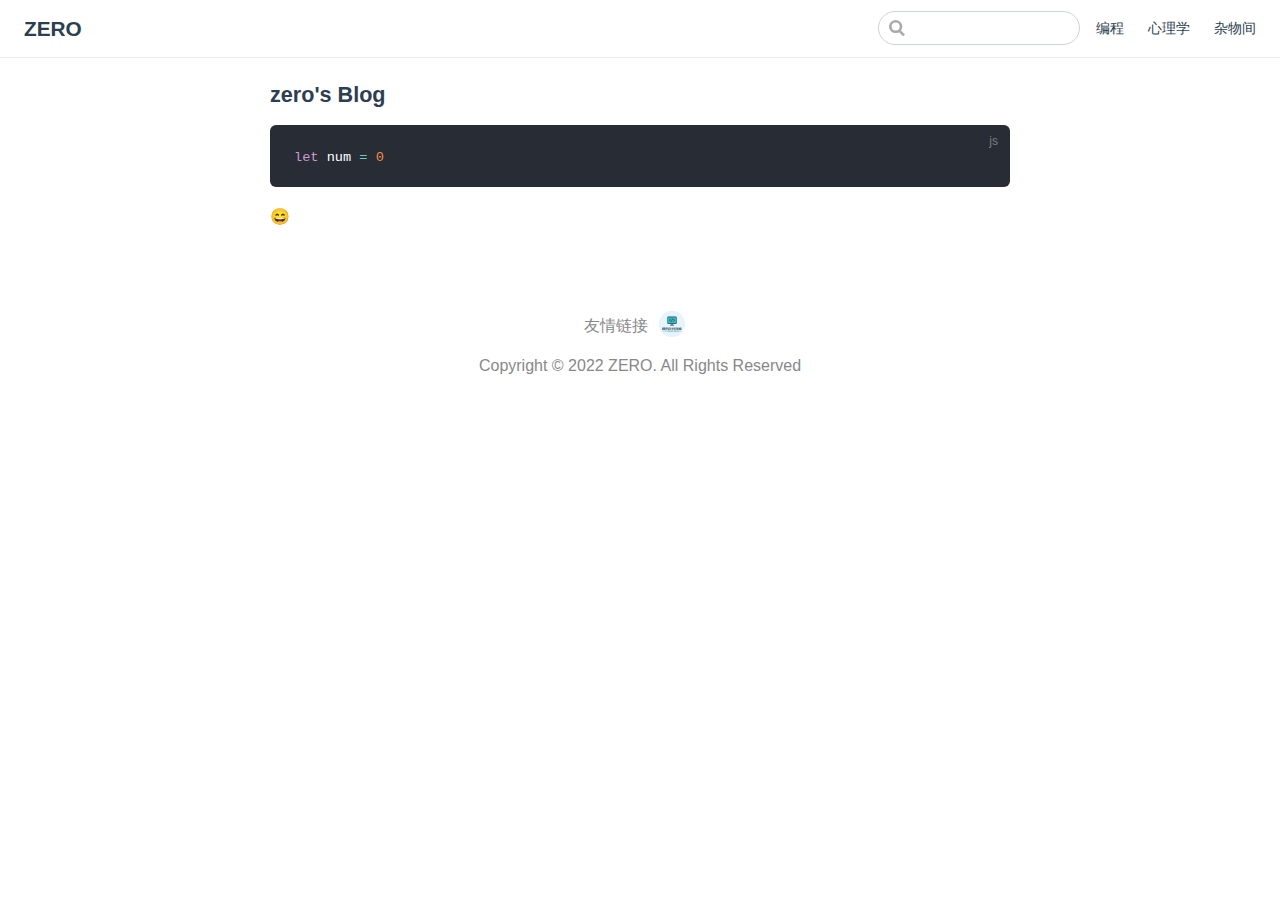
<file: index.html>
<!DOCTYPE html>
<html lang="en-US">
  <head>
    <meta charset="utf-8">
    <meta name="viewport" content="width=device-width,initial-scale=1">
    <title>zero&#39;s Blog | ZERO</title>
    <meta name="generator" content="VuePress 1.9.7">
    <link rel="icon" href="/logo/fox.png">
    <meta name="description" content="我的个人博客网站">
    
    <link rel="preload" href="/assets/css/0.styles.32c2d0d6.css" as="style"><link rel="preload" href="/assets/js/app.a37032b0.js" as="script"><link rel="preload" href="/assets/js/3.06456f0c.js" as="script"><link rel="preload" href="/assets/js/2.cf191f2b.js" as="script"><link rel="preload" href="/assets/js/15.8066332e.js" as="script"><link rel="prefetch" href="/assets/js/10.e79abaa2.js"><link rel="prefetch" href="/assets/js/11.aa79d3ba.js"><link rel="prefetch" href="/assets/js/12.508fef53.js"><link rel="prefetch" href="/assets/js/13.24b0603c.js"><link rel="prefetch" href="/assets/js/14.1ef20ac8.js"><link rel="prefetch" href="/assets/js/16.81ae3ede.js"><link rel="prefetch" href="/assets/js/17.bb2a3644.js"><link rel="prefetch" href="/assets/js/4.8bcc8726.js"><link rel="prefetch" href="/assets/js/5.190b1944.js"><link rel="prefetch" href="/assets/js/6.cc292f73.js"><link rel="prefetch" href="/assets/js/7.a51944dc.js"><link rel="prefetch" href="/assets/js/8.6a0e2479.js"><link rel="prefetch" href="/assets/js/9.a70c643c.js">
    <link rel="stylesheet" href="/assets/css/0.styles.32c2d0d6.css">
  </head>
  <body>
    <div id="app" data-server-rendered="true"><div class="theme-container no-sidebar"><header class="navbar"><div class="sidebar-button"><svg xmlns="http://www.w3.org/2000/svg" aria-hidden="true" role="img" viewBox="0 0 448 512" class="icon"><path fill="currentColor" d="M436 124H12c-6.627 0-12-5.373-12-12V80c0-6.627 5.373-12 12-12h424c6.627 0 12 5.373 12 12v32c0 6.627-5.373 12-12 12zm0 160H12c-6.627 0-12-5.373-12-12v-32c0-6.627 5.373-12 12-12h424c6.627 0 12 5.373 12 12v32c0 6.627-5.373 12-12 12zm0 160H12c-6.627 0-12-5.373-12-12v-32c0-6.627 5.373-12 12-12h424c6.627 0 12 5.373 12 12v32c0 6.627-5.373 12-12 12z"></path></svg></div> <a href="/" aria-current="page" class="home-link router-link-exact-active router-link-active"><!----> <span class="site-name">ZERO</span></a> <div class="links"><div class="search-box"><input aria-label="Search" autocomplete="off" spellcheck="false" value=""> <!----></div> <nav class="nav-links can-hide"><div class="nav-item"><a href="/IT/" class="nav-link">
  编程
</a></div><div class="nav-item"><a href="/psychology/" class="nav-link">
  心理学
</a></div><div class="nav-item"><a href="/utilityRoom/" class="nav-link">
  杂物间
</a></div> <!----></nav></div></header> <div class="sidebar-mask"></div> <aside class="sidebar"><nav class="nav-links"><div class="nav-item"><a href="/IT/" class="nav-link">
  编程
</a></div><div class="nav-item"><a href="/psychology/" class="nav-link">
  心理学
</a></div><div class="nav-item"><a href="/utilityRoom/" class="nav-link">
  杂物间
</a></div> <!----></nav>  <!----> </aside> <main class="page"> <div class="theme-default-content content__default"><h3 id="zero-s-blog"><a href="#zero-s-blog" class="header-anchor">#</a> zero's Blog</h3> <div class="language-js extra-class"><pre class="language-js"><code><span class="token keyword">let</span> num <span class="token operator">=</span> <span class="token number">0</span>
</code></pre></div><p>😄</p></div> <footer class="page-edit"><!----> <!----></footer> <!----> <div class="footer"><div class="Links"><span>友情链接</span> <span class="links-logo"><a href="https://www.cnblogs.com/deali/"><img title="程序设计实验室" src="/assets/img/DealiLogo.21e99557.jpg"></a></span></div> <div class="copyright">
        Copyright © 2022 ZERO. All Rights Reserved
      </div></div></main></div><div class="global-ui"></div></div>
    <script src="/assets/js/app.a37032b0.js" defer></script><script src="/assets/js/3.06456f0c.js" defer></script><script src="/assets/js/2.cf191f2b.js" defer></script><script src="/assets/js/15.8066332e.js" defer></script>
  </body>
</html>
</file>
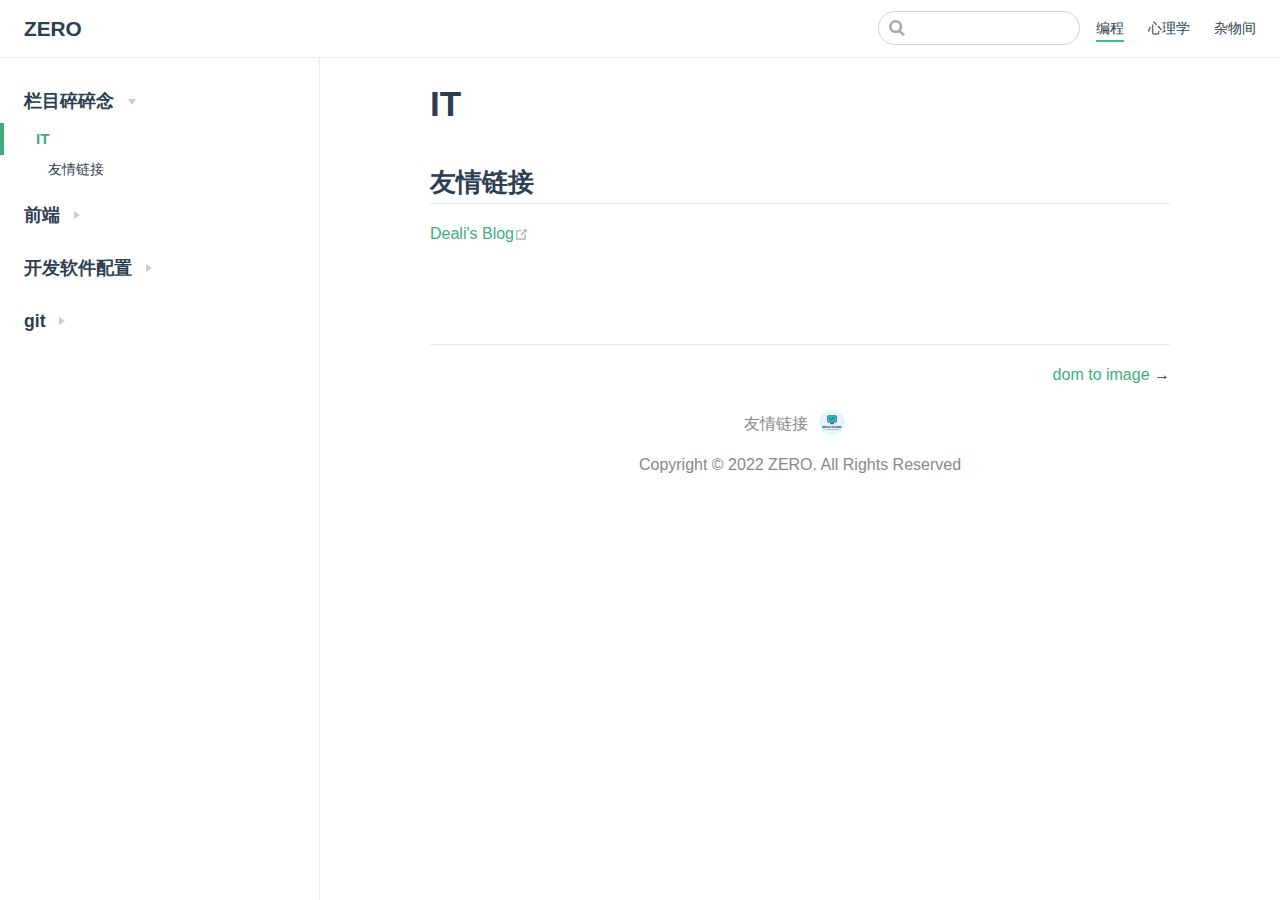
<file: IT/index.html>
<!DOCTYPE html>
<html lang="en-US">
  <head>
    <meta charset="utf-8">
    <meta name="viewport" content="width=device-width,initial-scale=1">
    <title>IT | ZERO</title>
    <meta name="generator" content="VuePress 1.9.7">
    <link rel="icon" href="/logo/fox.png">
    <meta name="description" content="我的个人博客网站">
    
    <link rel="preload" href="/assets/css/0.styles.32c2d0d6.css" as="style"><link rel="preload" href="/assets/js/app.a37032b0.js" as="script"><link rel="preload" href="/assets/js/3.06456f0c.js" as="script"><link rel="preload" href="/assets/js/2.cf191f2b.js" as="script"><link rel="preload" href="/assets/js/12.508fef53.js" as="script"><link rel="prefetch" href="/assets/js/10.e79abaa2.js"><link rel="prefetch" href="/assets/js/11.aa79d3ba.js"><link rel="prefetch" href="/assets/js/13.24b0603c.js"><link rel="prefetch" href="/assets/js/14.1ef20ac8.js"><link rel="prefetch" href="/assets/js/15.8066332e.js"><link rel="prefetch" href="/assets/js/16.81ae3ede.js"><link rel="prefetch" href="/assets/js/17.bb2a3644.js"><link rel="prefetch" href="/assets/js/4.8bcc8726.js"><link rel="prefetch" href="/assets/js/5.190b1944.js"><link rel="prefetch" href="/assets/js/6.cc292f73.js"><link rel="prefetch" href="/assets/js/7.a51944dc.js"><link rel="prefetch" href="/assets/js/8.6a0e2479.js"><link rel="prefetch" href="/assets/js/9.a70c643c.js">
    <link rel="stylesheet" href="/assets/css/0.styles.32c2d0d6.css">
  </head>
  <body>
    <div id="app" data-server-rendered="true"><div class="theme-container"><header class="navbar"><div class="sidebar-button"><svg xmlns="http://www.w3.org/2000/svg" aria-hidden="true" role="img" viewBox="0 0 448 512" class="icon"><path fill="currentColor" d="M436 124H12c-6.627 0-12-5.373-12-12V80c0-6.627 5.373-12 12-12h424c6.627 0 12 5.373 12 12v32c0 6.627-5.373 12-12 12zm0 160H12c-6.627 0-12-5.373-12-12v-32c0-6.627 5.373-12 12-12h424c6.627 0 12 5.373 12 12v32c0 6.627-5.373 12-12 12zm0 160H12c-6.627 0-12-5.373-12-12v-32c0-6.627 5.373-12 12-12h424c6.627 0 12 5.373 12 12v32c0 6.627-5.373 12-12 12z"></path></svg></div> <a href="/" class="home-link router-link-active"><!----> <span class="site-name">ZERO</span></a> <div class="links"><div class="search-box"><input aria-label="Search" autocomplete="off" spellcheck="false" value=""> <!----></div> <nav class="nav-links can-hide"><div class="nav-item"><a href="/IT/" aria-current="page" class="nav-link router-link-exact-active router-link-active">
  编程
</a></div><div class="nav-item"><a href="/psychology/" class="nav-link">
  心理学
</a></div><div class="nav-item"><a href="/utilityRoom/" class="nav-link">
  杂物间
</a></div> <!----></nav></div></header> <div class="sidebar-mask"></div> <aside class="sidebar"><nav class="nav-links"><div class="nav-item"><a href="/IT/" aria-current="page" class="nav-link router-link-exact-active router-link-active">
  编程
</a></div><div class="nav-item"><a href="/psychology/" class="nav-link">
  心理学
</a></div><div class="nav-item"><a href="/utilityRoom/" class="nav-link">
  杂物间
</a></div> <!----></nav>  <ul class="sidebar-links"><li><section class="sidebar-group collapsable depth-0"><p class="sidebar-heading open"><span>栏目碎碎念</span> <span class="arrow down"></span></p> <ul class="sidebar-links sidebar-group-items"><li><a href="/IT/" aria-current="page" class="active sidebar-link">IT</a><ul class="sidebar-sub-headers"><li class="sidebar-sub-header"><a href="/IT/#友情链接" class="sidebar-link">友情链接</a></li></ul></li></ul></section></li><li><section class="sidebar-group collapsable depth-0"><p class="sidebar-heading"><span>前端</span> <span class="arrow right"></span></p> <!----></section></li><li><section class="sidebar-group collapsable depth-0"><p class="sidebar-heading"><span>开发软件配置</span> <span class="arrow right"></span></p> <!----></section></li><li><section class="sidebar-group collapsable depth-0"><p class="sidebar-heading"><span>git</span> <span class="arrow right"></span></p> <!----></section></li></ul> </aside> <main class="page"> <div class="theme-default-content content__default"><h1 id="it"><a href="#it" class="header-anchor">#</a> IT</h1> <h2 id="友情链接"><a href="#友情链接" class="header-anchor">#</a> 友情链接</h2> <p><a href="https://www.cnblogs.com/deali/" target="_blank" rel="noopener noreferrer">Deali's Blog<span><svg xmlns="http://www.w3.org/2000/svg" aria-hidden="true" focusable="false" x="0px" y="0px" viewBox="0 0 100 100" width="15" height="15" class="icon outbound"><path fill="currentColor" d="M18.8,85.1h56l0,0c2.2,0,4-1.8,4-4v-32h-8v28h-48v-48h28v-8h-32l0,0c-2.2,0-4,1.8-4,4v56C14.8,83.3,16.6,85.1,18.8,85.1z"></path> <polygon fill="currentColor" points="45.7,48.7 51.3,54.3 77.2,28.5 77.2,37.2 85.2,37.2 85.2,14.9 62.8,14.9 62.8,22.9 71.5,22.9"></polygon></svg> <span class="sr-only">(opens new window)</span></span></a></p></div> <footer class="page-edit"><!----> <!----></footer> <div class="page-nav"><p class="inner"><!----> <span class="next"><a href="/IT/domToImage.html">
        dom to image
      </a>
      →
    </span></p></div> <div class="footer"><div class="Links"><span>友情链接</span> <span class="links-logo"><a href="https://www.cnblogs.com/deali/"><img title="程序设计实验室" src="/assets/img/DealiLogo.21e99557.jpg"></a></span></div> <div class="copyright">
        Copyright © 2022 ZERO. All Rights Reserved
      </div></div></main></div><div class="global-ui"></div></div>
    <script src="/assets/js/app.a37032b0.js" defer></script><script src="/assets/js/3.06456f0c.js" defer></script><script src="/assets/js/2.cf191f2b.js" defer></script><script src="/assets/js/12.508fef53.js" defer></script>
  </body>
</html>
</file>
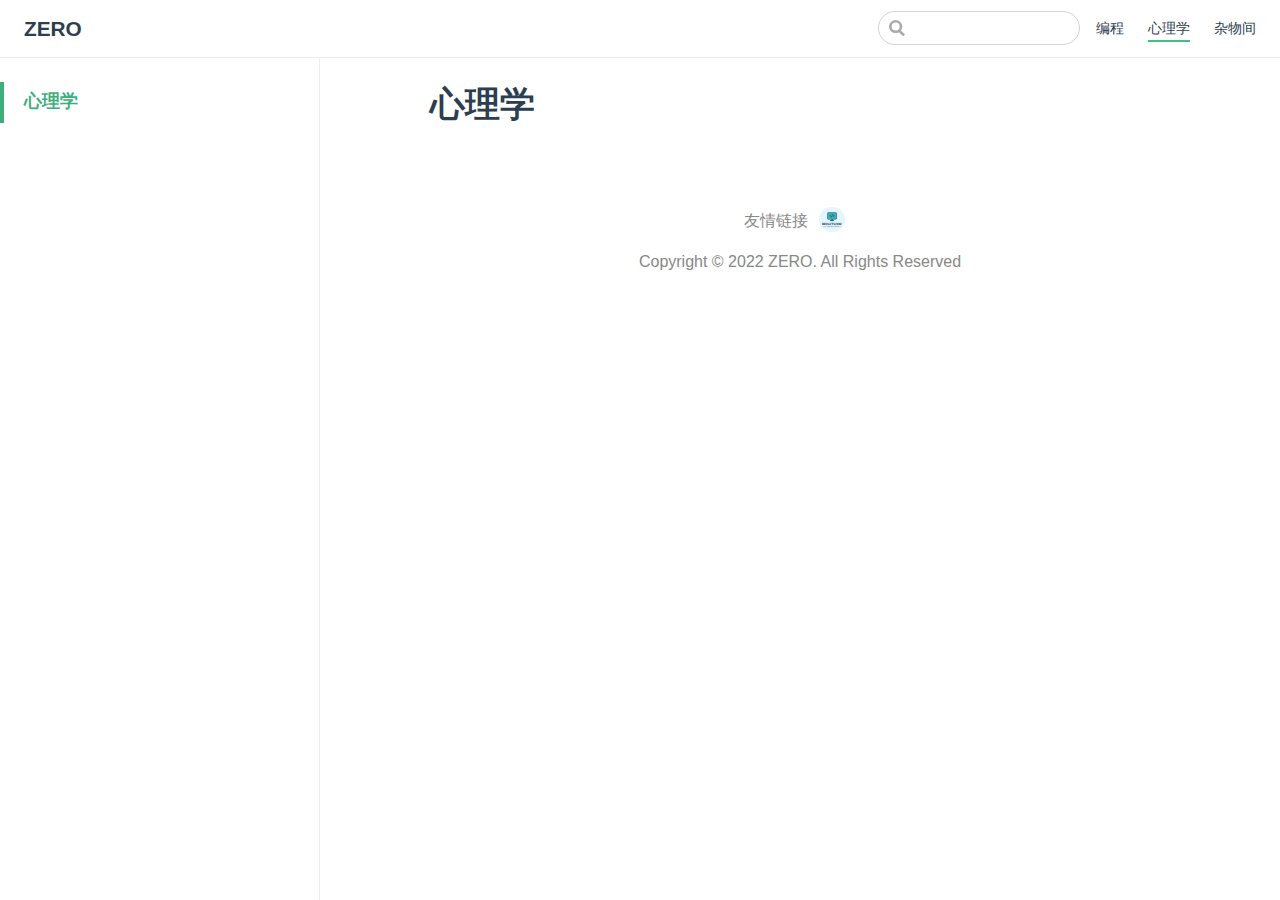
<file: psychology/index.html>
<!DOCTYPE html>
<html lang="en-US">
  <head>
    <meta charset="utf-8">
    <meta name="viewport" content="width=device-width,initial-scale=1">
    <title>心理学 | ZERO</title>
    <meta name="generator" content="VuePress 1.9.7">
    <link rel="icon" href="/logo/fox.png">
    <meta name="description" content="我的个人博客网站">
    
    <link rel="preload" href="/assets/css/0.styles.32c2d0d6.css" as="style"><link rel="preload" href="/assets/js/app.a37032b0.js" as="script"><link rel="preload" href="/assets/js/3.06456f0c.js" as="script"><link rel="preload" href="/assets/js/2.cf191f2b.js" as="script"><link rel="preload" href="/assets/js/16.81ae3ede.js" as="script"><link rel="prefetch" href="/assets/js/10.e79abaa2.js"><link rel="prefetch" href="/assets/js/11.aa79d3ba.js"><link rel="prefetch" href="/assets/js/12.508fef53.js"><link rel="prefetch" href="/assets/js/13.24b0603c.js"><link rel="prefetch" href="/assets/js/14.1ef20ac8.js"><link rel="prefetch" href="/assets/js/15.8066332e.js"><link rel="prefetch" href="/assets/js/17.bb2a3644.js"><link rel="prefetch" href="/assets/js/4.8bcc8726.js"><link rel="prefetch" href="/assets/js/5.190b1944.js"><link rel="prefetch" href="/assets/js/6.cc292f73.js"><link rel="prefetch" href="/assets/js/7.a51944dc.js"><link rel="prefetch" href="/assets/js/8.6a0e2479.js"><link rel="prefetch" href="/assets/js/9.a70c643c.js">
    <link rel="stylesheet" href="/assets/css/0.styles.32c2d0d6.css">
  </head>
  <body>
    <div id="app" data-server-rendered="true"><div class="theme-container"><header class="navbar"><div class="sidebar-button"><svg xmlns="http://www.w3.org/2000/svg" aria-hidden="true" role="img" viewBox="0 0 448 512" class="icon"><path fill="currentColor" d="M436 124H12c-6.627 0-12-5.373-12-12V80c0-6.627 5.373-12 12-12h424c6.627 0 12 5.373 12 12v32c0 6.627-5.373 12-12 12zm0 160H12c-6.627 0-12-5.373-12-12v-32c0-6.627 5.373-12 12-12h424c6.627 0 12 5.373 12 12v32c0 6.627-5.373 12-12 12zm0 160H12c-6.627 0-12-5.373-12-12v-32c0-6.627 5.373-12 12-12h424c6.627 0 12 5.373 12 12v32c0 6.627-5.373 12-12 12z"></path></svg></div> <a href="/" class="home-link router-link-active"><!----> <span class="site-name">ZERO</span></a> <div class="links"><div class="search-box"><input aria-label="Search" autocomplete="off" spellcheck="false" value=""> <!----></div> <nav class="nav-links can-hide"><div class="nav-item"><a href="/IT/" class="nav-link">
  编程
</a></div><div class="nav-item"><a href="/psychology/" aria-current="page" class="nav-link router-link-exact-active router-link-active">
  心理学
</a></div><div class="nav-item"><a href="/utilityRoom/" class="nav-link">
  杂物间
</a></div> <!----></nav></div></header> <div class="sidebar-mask"></div> <aside class="sidebar"><nav class="nav-links"><div class="nav-item"><a href="/IT/" class="nav-link">
  编程
</a></div><div class="nav-item"><a href="/psychology/" aria-current="page" class="nav-link router-link-exact-active router-link-active">
  心理学
</a></div><div class="nav-item"><a href="/utilityRoom/" class="nav-link">
  杂物间
</a></div> <!----></nav>  <ul class="sidebar-links"><li><a href="/psychology/" aria-current="page" class="active sidebar-link">心理学</a></li></ul> </aside> <main class="page"> <div class="theme-default-content content__default"><h1 id="心理学"><a href="#心理学" class="header-anchor">#</a> 心理学</h1></div> <footer class="page-edit"><!----> <!----></footer> <!----> <div class="footer"><div class="Links"><span>友情链接</span> <span class="links-logo"><a href="https://www.cnblogs.com/deali/"><img title="程序设计实验室" src="/assets/img/DealiLogo.21e99557.jpg"></a></span></div> <div class="copyright">
        Copyright © 2022 ZERO. All Rights Reserved
      </div></div></main></div><div class="global-ui"></div></div>
    <script src="/assets/js/app.a37032b0.js" defer></script><script src="/assets/js/3.06456f0c.js" defer></script><script src="/assets/js/2.cf191f2b.js" defer></script><script src="/assets/js/16.81ae3ede.js" defer></script>
  </body>
</html>
</file>
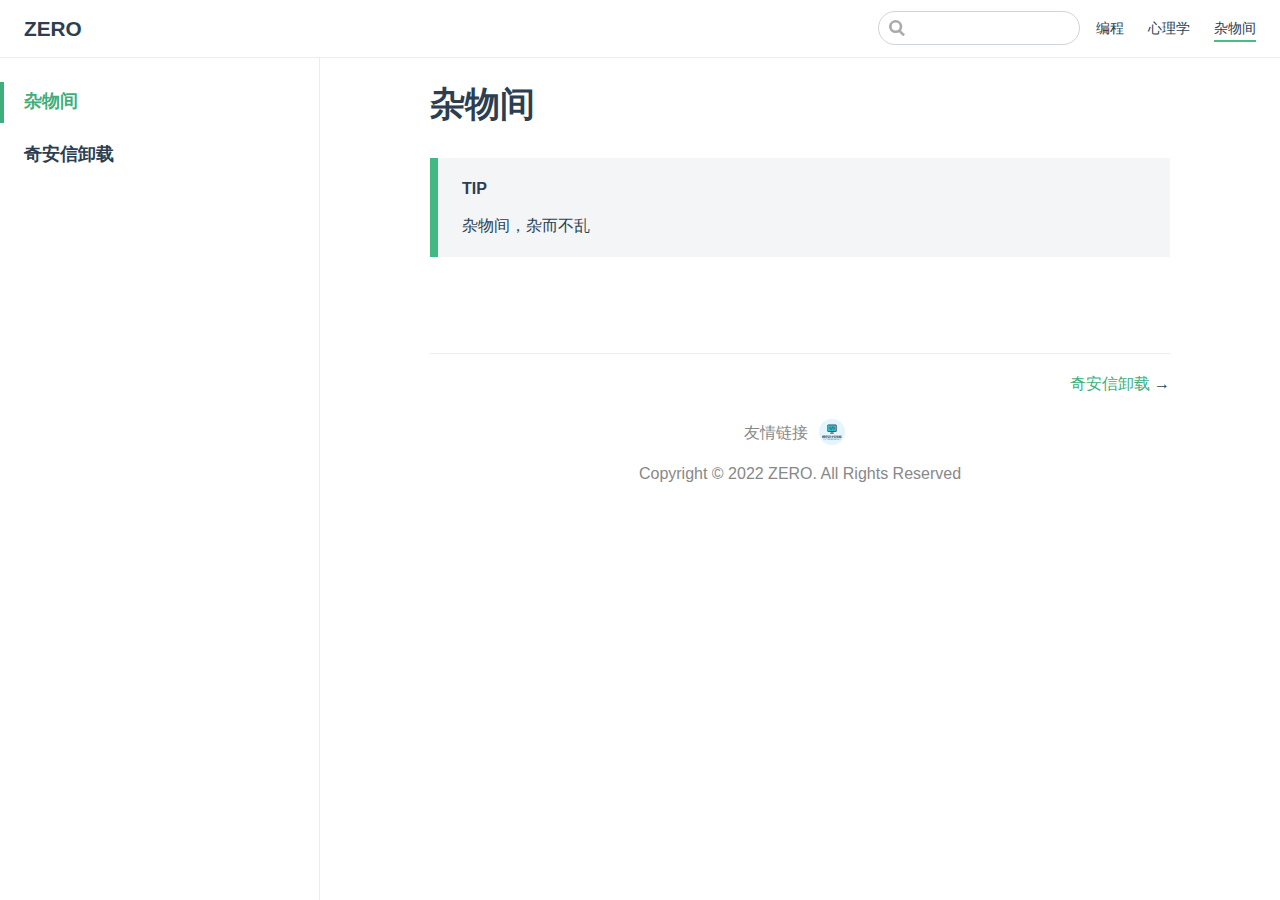
<file: utilityRoom/index.html>
<!DOCTYPE html>
<html lang="en-US">
  <head>
    <meta charset="utf-8">
    <meta name="viewport" content="width=device-width,initial-scale=1">
    <title>杂物间 | ZERO</title>
    <meta name="generator" content="VuePress 1.9.7">
    <link rel="icon" href="/logo/fox.png">
    <meta name="description" content="我的个人博客网站">
    
    <link rel="preload" href="/assets/css/0.styles.32c2d0d6.css" as="style"><link rel="preload" href="/assets/js/app.a37032b0.js" as="script"><link rel="preload" href="/assets/js/3.06456f0c.js" as="script"><link rel="preload" href="/assets/js/2.cf191f2b.js" as="script"><link rel="preload" href="/assets/js/17.bb2a3644.js" as="script"><link rel="prefetch" href="/assets/js/10.e79abaa2.js"><link rel="prefetch" href="/assets/js/11.aa79d3ba.js"><link rel="prefetch" href="/assets/js/12.508fef53.js"><link rel="prefetch" href="/assets/js/13.24b0603c.js"><link rel="prefetch" href="/assets/js/14.1ef20ac8.js"><link rel="prefetch" href="/assets/js/15.8066332e.js"><link rel="prefetch" href="/assets/js/16.81ae3ede.js"><link rel="prefetch" href="/assets/js/4.8bcc8726.js"><link rel="prefetch" href="/assets/js/5.190b1944.js"><link rel="prefetch" href="/assets/js/6.cc292f73.js"><link rel="prefetch" href="/assets/js/7.a51944dc.js"><link rel="prefetch" href="/assets/js/8.6a0e2479.js"><link rel="prefetch" href="/assets/js/9.a70c643c.js">
    <link rel="stylesheet" href="/assets/css/0.styles.32c2d0d6.css">
  </head>
  <body>
    <div id="app" data-server-rendered="true"><div class="theme-container"><header class="navbar"><div class="sidebar-button"><svg xmlns="http://www.w3.org/2000/svg" aria-hidden="true" role="img" viewBox="0 0 448 512" class="icon"><path fill="currentColor" d="M436 124H12c-6.627 0-12-5.373-12-12V80c0-6.627 5.373-12 12-12h424c6.627 0 12 5.373 12 12v32c0 6.627-5.373 12-12 12zm0 160H12c-6.627 0-12-5.373-12-12v-32c0-6.627 5.373-12 12-12h424c6.627 0 12 5.373 12 12v32c0 6.627-5.373 12-12 12zm0 160H12c-6.627 0-12-5.373-12-12v-32c0-6.627 5.373-12 12-12h424c6.627 0 12 5.373 12 12v32c0 6.627-5.373 12-12 12z"></path></svg></div> <a href="/" class="home-link router-link-active"><!----> <span class="site-name">ZERO</span></a> <div class="links"><div class="search-box"><input aria-label="Search" autocomplete="off" spellcheck="false" value=""> <!----></div> <nav class="nav-links can-hide"><div class="nav-item"><a href="/IT/" class="nav-link">
  编程
</a></div><div class="nav-item"><a href="/psychology/" class="nav-link">
  心理学
</a></div><div class="nav-item"><a href="/utilityRoom/" aria-current="page" class="nav-link router-link-exact-active router-link-active">
  杂物间
</a></div> <!----></nav></div></header> <div class="sidebar-mask"></div> <aside class="sidebar"><nav class="nav-links"><div class="nav-item"><a href="/IT/" class="nav-link">
  编程
</a></div><div class="nav-item"><a href="/psychology/" class="nav-link">
  心理学
</a></div><div class="nav-item"><a href="/utilityRoom/" aria-current="page" class="nav-link router-link-exact-active router-link-active">
  杂物间
</a></div> <!----></nav>  <ul class="sidebar-links"><li><a href="/utilityRoom/" aria-current="page" class="active sidebar-link">杂物间</a></li><li><a href="/utilityRoom/奇安信.html" class="sidebar-link">奇安信卸载</a></li></ul> </aside> <main class="page"> <div class="theme-default-content content__default"><h1 id="杂物间"><a href="#杂物间" class="header-anchor">#</a> 杂物间</h1> <div class="custom-block tip"><p class="custom-block-title">TIP</p> <p>杂物间，杂而不乱</p></div></div> <footer class="page-edit"><!----> <!----></footer> <div class="page-nav"><p class="inner"><!----> <span class="next"><a href="/utilityRoom/奇安信.html">
        奇安信卸载
      </a>
      →
    </span></p></div> <div class="footer"><div class="Links"><span>友情链接</span> <span class="links-logo"><a href="https://www.cnblogs.com/deali/"><img title="程序设计实验室" src="/assets/img/DealiLogo.21e99557.jpg"></a></span></div> <div class="copyright">
        Copyright © 2022 ZERO. All Rights Reserved
      </div></div></main></div><div class="global-ui"></div></div>
    <script src="/assets/js/app.a37032b0.js" defer></script><script src="/assets/js/3.06456f0c.js" defer></script><script src="/assets/js/2.cf191f2b.js" defer></script><script src="/assets/js/17.bb2a3644.js" defer></script>
  </body>
</html>
</file>
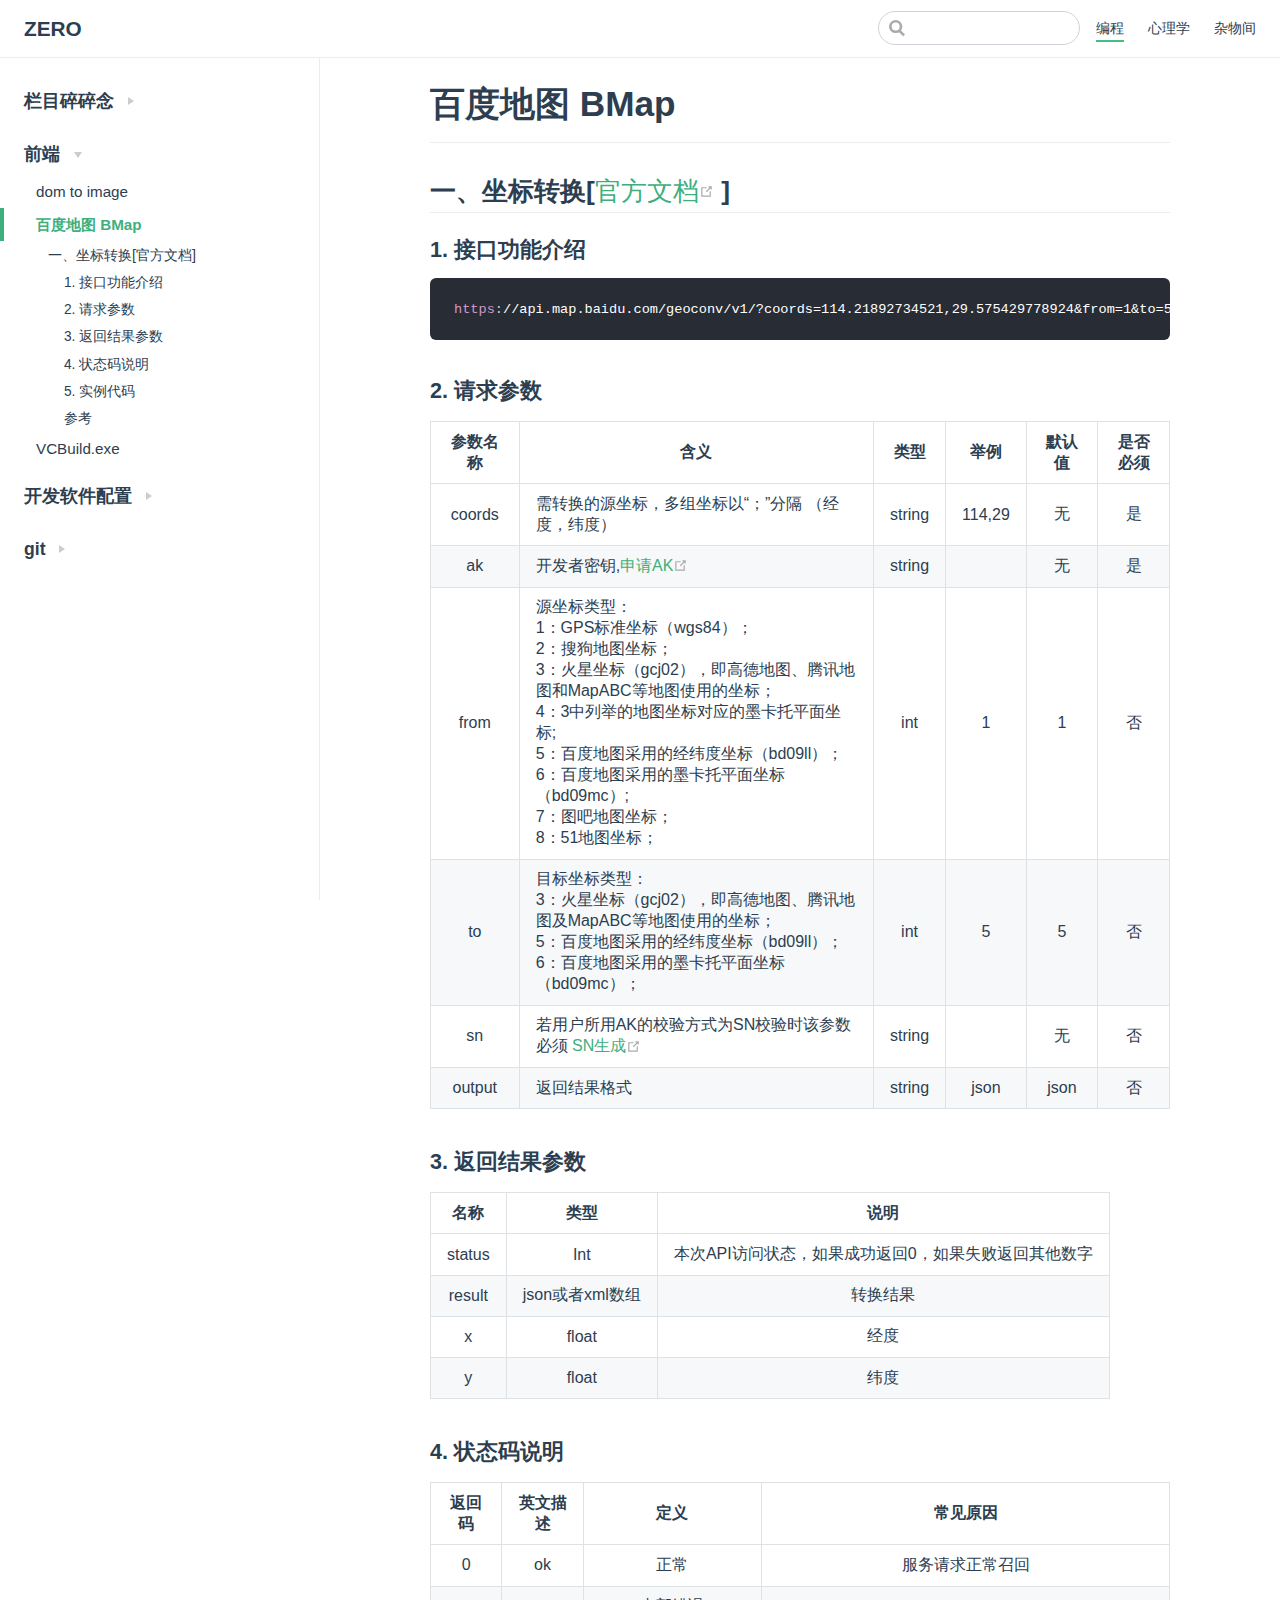
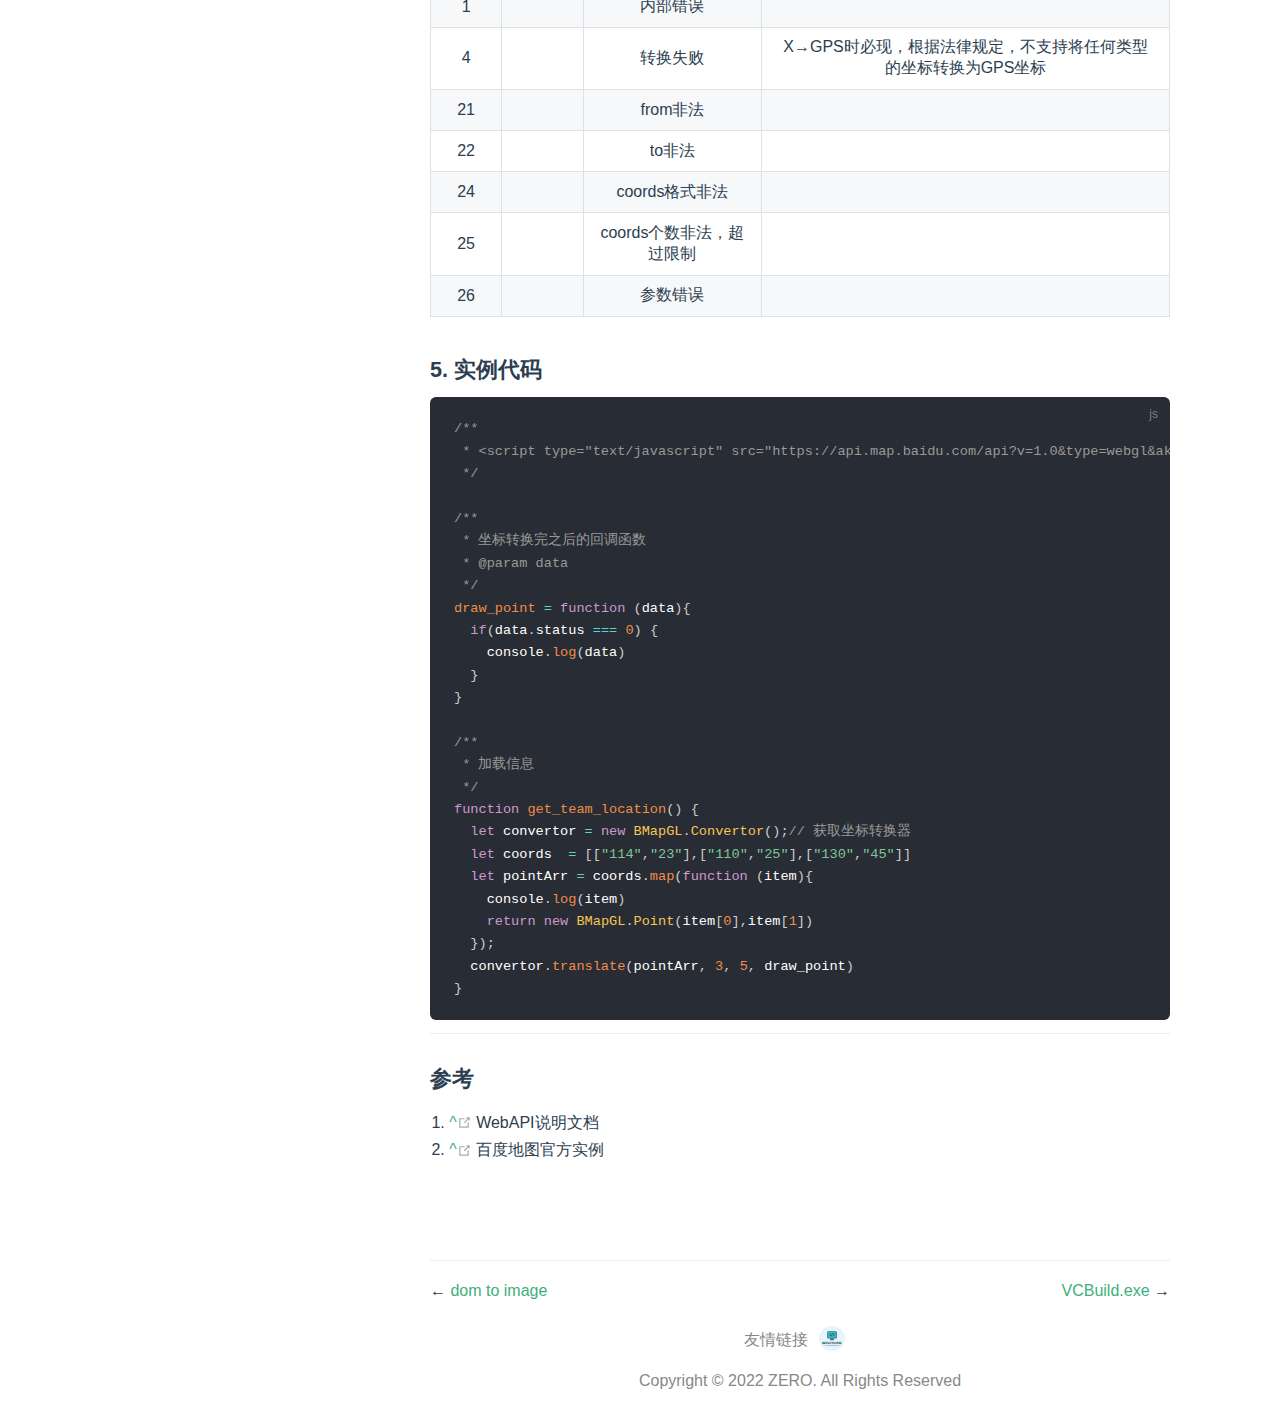
<file: IT/BMap.html>
<!DOCTYPE html>
<html lang="en-US">
  <head>
    <meta charset="utf-8">
    <meta name="viewport" content="width=device-width,initial-scale=1">
    <title>百度地图 BMap | ZERO</title>
    <meta name="generator" content="VuePress 1.9.7">
    <link rel="icon" href="/logo/fox.png">
    <meta name="description" content="我的个人博客网站">
    
    <link rel="preload" href="/assets/css/0.styles.32c2d0d6.css" as="style"><link rel="preload" href="/assets/js/app.a37032b0.js" as="script"><link rel="preload" href="/assets/js/3.06456f0c.js" as="script"><link rel="preload" href="/assets/js/2.cf191f2b.js" as="script"><link rel="preload" href="/assets/js/11.aa79d3ba.js" as="script"><link rel="prefetch" href="/assets/js/10.e79abaa2.js"><link rel="prefetch" href="/assets/js/12.508fef53.js"><link rel="prefetch" href="/assets/js/13.24b0603c.js"><link rel="prefetch" href="/assets/js/14.1ef20ac8.js"><link rel="prefetch" href="/assets/js/15.8066332e.js"><link rel="prefetch" href="/assets/js/16.81ae3ede.js"><link rel="prefetch" href="/assets/js/17.bb2a3644.js"><link rel="prefetch" href="/assets/js/4.8bcc8726.js"><link rel="prefetch" href="/assets/js/5.190b1944.js"><link rel="prefetch" href="/assets/js/6.cc292f73.js"><link rel="prefetch" href="/assets/js/7.a51944dc.js"><link rel="prefetch" href="/assets/js/8.6a0e2479.js"><link rel="prefetch" href="/assets/js/9.a70c643c.js">
    <link rel="stylesheet" href="/assets/css/0.styles.32c2d0d6.css">
  </head>
  <body>
    <div id="app" data-server-rendered="true"><div class="theme-container"><header class="navbar"><div class="sidebar-button"><svg xmlns="http://www.w3.org/2000/svg" aria-hidden="true" role="img" viewBox="0 0 448 512" class="icon"><path fill="currentColor" d="M436 124H12c-6.627 0-12-5.373-12-12V80c0-6.627 5.373-12 12-12h424c6.627 0 12 5.373 12 12v32c0 6.627-5.373 12-12 12zm0 160H12c-6.627 0-12-5.373-12-12v-32c0-6.627 5.373-12 12-12h424c6.627 0 12 5.373 12 12v32c0 6.627-5.373 12-12 12zm0 160H12c-6.627 0-12-5.373-12-12v-32c0-6.627 5.373-12 12-12h424c6.627 0 12 5.373 12 12v32c0 6.627-5.373 12-12 12z"></path></svg></div> <a href="/" class="home-link router-link-active"><!----> <span class="site-name">ZERO</span></a> <div class="links"><div class="search-box"><input aria-label="Search" autocomplete="off" spellcheck="false" value=""> <!----></div> <nav class="nav-links can-hide"><div class="nav-item"><a href="/IT/" class="nav-link router-link-active">
  编程
</a></div><div class="nav-item"><a href="/psychology/" class="nav-link">
  心理学
</a></div><div class="nav-item"><a href="/utilityRoom/" class="nav-link">
  杂物间
</a></div> <!----></nav></div></header> <div class="sidebar-mask"></div> <aside class="sidebar"><nav class="nav-links"><div class="nav-item"><a href="/IT/" class="nav-link router-link-active">
  编程
</a></div><div class="nav-item"><a href="/psychology/" class="nav-link">
  心理学
</a></div><div class="nav-item"><a href="/utilityRoom/" class="nav-link">
  杂物间
</a></div> <!----></nav>  <ul class="sidebar-links"><li><section class="sidebar-group collapsable depth-0"><p class="sidebar-heading"><span>栏目碎碎念</span> <span class="arrow right"></span></p> <!----></section></li><li><section class="sidebar-group collapsable depth-0"><p class="sidebar-heading open"><span>前端</span> <span class="arrow down"></span></p> <ul class="sidebar-links sidebar-group-items"><li><a href="/IT/domToImage.html" class="sidebar-link">dom to image</a></li><li><a href="/IT/BMap.html" aria-current="page" class="active sidebar-link">百度地图 BMap</a><ul class="sidebar-sub-headers"><li class="sidebar-sub-header"><a href="/IT/BMap.html#一、坐标转换-官方文档" class="sidebar-link">一、坐标转换[官方文档]</a><ul class="sidebar-sub-headers"><li class="sidebar-sub-header"><a href="/IT/BMap.html#_1-接口功能介绍" class="sidebar-link">1.  接口功能介绍</a></li><li class="sidebar-sub-header"><a href="/IT/BMap.html#_2-请求参数" class="sidebar-link">2.  请求参数</a></li><li class="sidebar-sub-header"><a href="/IT/BMap.html#_3-返回结果参数" class="sidebar-link">3.  返回结果参数</a></li><li class="sidebar-sub-header"><a href="/IT/BMap.html#_4-状态码说明" class="sidebar-link">4.  状态码说明</a></li><li class="sidebar-sub-header"><a href="/IT/BMap.html#_5-实例代码" class="sidebar-link">5.  实例代码</a></li><li class="sidebar-sub-header"><a href="/IT/BMap.html#参考" class="sidebar-link">参考</a></li></ul></li></ul></li><li><a href="/IT/VCBuild.exe.html" class="sidebar-link">VCBuild.exe</a></li></ul></section></li><li><section class="sidebar-group collapsable depth-0"><p class="sidebar-heading"><span>开发软件配置</span> <span class="arrow right"></span></p> <!----></section></li><li><section class="sidebar-group collapsable depth-0"><p class="sidebar-heading"><span>git</span> <span class="arrow right"></span></p> <!----></section></li></ul> </aside> <main class="page"> <div class="theme-default-content content__default"><h1 id="百度地图-bmap"><a href="#百度地图-bmap" class="header-anchor">#</a> 百度地图 BMap</h1> <hr> <h2 id="一、坐标转换-官方文档"><a href="#一、坐标转换-官方文档" class="header-anchor">#</a> 一、坐标转换[<a href="https://lbsyun.baidu.com/index.php?title=webapi/guide/changeposition" target="_blank" rel="noopener noreferrer">官方文档<span><svg xmlns="http://www.w3.org/2000/svg" aria-hidden="true" focusable="false" x="0px" y="0px" viewBox="0 0 100 100" width="15" height="15" class="icon outbound"><path fill="currentColor" d="M18.8,85.1h56l0,0c2.2,0,4-1.8,4-4v-32h-8v28h-48v-48h28v-8h-32l0,0c-2.2,0-4,1.8-4,4v56C14.8,83.3,16.6,85.1,18.8,85.1z"></path> <polygon fill="currentColor" points="45.7,48.7 51.3,54.3 77.2,28.5 77.2,37.2 85.2,37.2 85.2,14.9 62.8,14.9 62.8,22.9 71.5,22.9"></polygon></svg> <span class="sr-only">(opens new window)</span></span></a>]</h2> <h3 id="_1-接口功能介绍"><a href="#_1-接口功能介绍" class="header-anchor">#</a> 1.  接口功能介绍</h3> <div class="language-http extra-class"><pre class="language-http"><code><span class="token header"><span class="token header-name keyword">https</span><span class="token punctuation">:</span><span class="token header-value">//api.map.baidu.com/geoconv/v1/?coords=114.21892734521,29.575429778924&amp;from=1&amp;to=5&amp;ak=你的密钥 //GET请求</span></span>
</code></pre></div><h3 id="_2-请求参数"><a href="#_2-请求参数" class="header-anchor">#</a> 2.  请求参数</h3> <table><thead><tr><th style="text-align:center;">参数名称</th> <th style="text-align:left;"><center>含义</center></th> <th style="text-align:center;">类型</th> <th style="text-align:center;">举例</th> <th style="text-align:center;">默认值</th> <th style="text-align:center;">是否必须</th></tr></thead> <tbody><tr><td style="text-align:center;">coords</td> <td style="text-align:left;">需转换的源坐标，多组坐标以“；”分隔 （经度，纬度）</td> <td style="text-align:center;">string</td> <td style="text-align:center;">114,29</td> <td style="text-align:center;">无</td> <td style="text-align:center;">是</td></tr> <tr><td style="text-align:center;">ak</td> <td style="text-align:left;">开发者密钥,<a href="http://lbsyun.baidu.com/apiconsole/key/create" target="_blank" rel="noopener noreferrer">申请AK<span><svg xmlns="http://www.w3.org/2000/svg" aria-hidden="true" focusable="false" x="0px" y="0px" viewBox="0 0 100 100" width="15" height="15" class="icon outbound"><path fill="currentColor" d="M18.8,85.1h56l0,0c2.2,0,4-1.8,4-4v-32h-8v28h-48v-48h28v-8h-32l0,0c-2.2,0-4,1.8-4,4v56C14.8,83.3,16.6,85.1,18.8,85.1z"></path> <polygon fill="currentColor" points="45.7,48.7 51.3,54.3 77.2,28.5 77.2,37.2 85.2,37.2 85.2,14.9 62.8,14.9 62.8,22.9 71.5,22.9"></polygon></svg> <span class="sr-only">(opens new window)</span></span></a></td> <td style="text-align:center;">string</td> <td style="text-align:center;"></td> <td style="text-align:center;">无</td> <td style="text-align:center;">是</td></tr> <tr><td style="text-align:center;">from</td> <td style="text-align:left;">源坐标类型：<br>    1：GPS标准坐标（wgs84）；<br>	2：搜狗地图坐标；<br>	3：火星坐标（gcj02），即高德地图、腾讯地图和MapABC等地图使用的坐标；<br>	4：3中列举的地图坐标对应的墨卡托平面坐标;<br>	5：百度地图采用的经纬度坐标（bd09ll）；<br>	6：百度地图采用的墨卡托平面坐标（bd09mc）;<br>	7：图吧地图坐标；<br>	8：51地图坐标；</td> <td style="text-align:center;">int</td> <td style="text-align:center;">1</td> <td style="text-align:center;">1</td> <td style="text-align:center;">否</td></tr> <tr><td style="text-align:center;">to</td> <td style="text-align:left;">目标坐标类型：<br>	3：火星坐标（gcj02），即高德地图、腾讯地图及MapABC等地图使用的坐标；<br>	5：百度地图采用的经纬度坐标（bd09ll）；<br>	6：百度地图采用的墨卡托平面坐标（bd09mc）；</td> <td style="text-align:center;">int</td> <td style="text-align:center;">5</td> <td style="text-align:center;">5</td> <td style="text-align:center;">否</td></tr> <tr><td style="text-align:center;">sn</td> <td style="text-align:left;">若用户所用AK的校验方式为SN校验时该参数必须 <a href="http://lbsyun.baidu.com/index.php?title=webapi/appendix" target="_blank" rel="noopener noreferrer">SN生成<span><svg xmlns="http://www.w3.org/2000/svg" aria-hidden="true" focusable="false" x="0px" y="0px" viewBox="0 0 100 100" width="15" height="15" class="icon outbound"><path fill="currentColor" d="M18.8,85.1h56l0,0c2.2,0,4-1.8,4-4v-32h-8v28h-48v-48h28v-8h-32l0,0c-2.2,0-4,1.8-4,4v56C14.8,83.3,16.6,85.1,18.8,85.1z"></path> <polygon fill="currentColor" points="45.7,48.7 51.3,54.3 77.2,28.5 77.2,37.2 85.2,37.2 85.2,14.9 62.8,14.9 62.8,22.9 71.5,22.9"></polygon></svg> <span class="sr-only">(opens new window)</span></span></a></td> <td style="text-align:center;">string</td> <td style="text-align:center;"></td> <td style="text-align:center;">无</td> <td style="text-align:center;">否</td></tr> <tr><td style="text-align:center;">output</td> <td style="text-align:left;">返回结果格式</td> <td style="text-align:center;">string</td> <td style="text-align:center;">json</td> <td style="text-align:center;">json</td> <td style="text-align:center;">否</td></tr></tbody></table> <h3 id="_3-返回结果参数"><a href="#_3-返回结果参数" class="header-anchor">#</a> 3.  返回结果参数</h3> <table><thead><tr><th style="text-align:center;">名称</th> <th style="text-align:center;">类型</th> <th style="text-align:center;">说明</th></tr></thead> <tbody><tr><td style="text-align:center;">status</td> <td style="text-align:center;">Int</td> <td style="text-align:center;">本次API访问状态，如果成功返回0，如果失败返回其他数字</td></tr> <tr><td style="text-align:center;">result</td> <td style="text-align:center;">json或者xml数组</td> <td style="text-align:center;">转换结果</td></tr> <tr><td style="text-align:center;">x</td> <td style="text-align:center;">float</td> <td style="text-align:center;">经度</td></tr> <tr><td style="text-align:center;">y</td> <td style="text-align:center;">float</td> <td style="text-align:center;">纬度</td></tr></tbody></table> <h3 id="_4-状态码说明"><a href="#_4-状态码说明" class="header-anchor">#</a> 4.  状态码说明</h3> <table><thead><tr><th style="text-align:center;">返回码</th> <th style="text-align:center;">英文描述</th> <th style="text-align:center;">定义</th> <th style="text-align:center;">常见原因</th></tr></thead> <tbody><tr><td style="text-align:center;">0</td> <td style="text-align:center;">ok</td> <td style="text-align:center;">正常</td> <td style="text-align:center;">服务请求正常召回</td></tr> <tr><td style="text-align:center;">1</td> <td style="text-align:center;"></td> <td style="text-align:center;">内部错误</td> <td style="text-align:center;"></td></tr> <tr><td style="text-align:center;">4</td> <td style="text-align:center;"></td> <td style="text-align:center;">转换失败</td> <td style="text-align:center;">X→GPS时必现，根据法律规定，不支持将任何类型的坐标转换为GPS坐标</td></tr> <tr><td style="text-align:center;">21</td> <td style="text-align:center;"></td> <td style="text-align:center;">from非法</td> <td style="text-align:center;"></td></tr> <tr><td style="text-align:center;">22</td> <td style="text-align:center;"></td> <td style="text-align:center;">to非法</td> <td style="text-align:center;"></td></tr> <tr><td style="text-align:center;">24</td> <td style="text-align:center;"></td> <td style="text-align:center;">coords格式非法</td> <td style="text-align:center;"></td></tr> <tr><td style="text-align:center;">25</td> <td style="text-align:center;"></td> <td style="text-align:center;">coords个数非法，超过限制</td> <td style="text-align:center;"></td></tr> <tr><td style="text-align:center;">26</td> <td style="text-align:center;"></td> <td style="text-align:center;">参数错误</td> <td style="text-align:center;"></td></tr></tbody></table> <h3 id="_5-实例代码"><a href="#_5-实例代码" class="header-anchor">#</a> 5.  实例代码</h3> <div class="language-js extra-class"><pre class="language-js"><code><span class="token comment">/**
 * &lt;script type=&quot;text/javascript&quot; src=&quot;https://api.map.baidu.com/api?v=1.0&amp;type=webgl&amp;ak=userAK&quot;&gt;&lt;/script&gt;
 */</span>

<span class="token comment">/**
 * 坐标转换完之后的回调函数
 * @param data
 */</span>
<span class="token function-variable function">draw_point</span> <span class="token operator">=</span> <span class="token keyword">function</span> <span class="token punctuation">(</span><span class="token parameter">data</span><span class="token punctuation">)</span><span class="token punctuation">{</span>
  <span class="token keyword">if</span><span class="token punctuation">(</span>data<span class="token punctuation">.</span>status <span class="token operator">===</span> <span class="token number">0</span><span class="token punctuation">)</span> <span class="token punctuation">{</span>
    console<span class="token punctuation">.</span><span class="token function">log</span><span class="token punctuation">(</span>data<span class="token punctuation">)</span>
  <span class="token punctuation">}</span>
<span class="token punctuation">}</span>

<span class="token comment">/**
 * 加载信息
 */</span>
<span class="token keyword">function</span> <span class="token function">get_team_location</span><span class="token punctuation">(</span><span class="token punctuation">)</span> <span class="token punctuation">{</span>
  <span class="token keyword">let</span> convertor <span class="token operator">=</span> <span class="token keyword">new</span> <span class="token class-name">BMapGL<span class="token punctuation">.</span>Convertor</span><span class="token punctuation">(</span><span class="token punctuation">)</span><span class="token punctuation">;</span><span class="token comment">// 获取坐标转换器</span>
  <span class="token keyword">let</span> coords  <span class="token operator">=</span> <span class="token punctuation">[</span><span class="token punctuation">[</span><span class="token string">&quot;114&quot;</span><span class="token punctuation">,</span><span class="token string">&quot;23&quot;</span><span class="token punctuation">]</span><span class="token punctuation">,</span><span class="token punctuation">[</span><span class="token string">&quot;110&quot;</span><span class="token punctuation">,</span><span class="token string">&quot;25&quot;</span><span class="token punctuation">]</span><span class="token punctuation">,</span><span class="token punctuation">[</span><span class="token string">&quot;130&quot;</span><span class="token punctuation">,</span><span class="token string">&quot;45&quot;</span><span class="token punctuation">]</span><span class="token punctuation">]</span>
  <span class="token keyword">let</span> pointArr <span class="token operator">=</span> coords<span class="token punctuation">.</span><span class="token function">map</span><span class="token punctuation">(</span><span class="token keyword">function</span> <span class="token punctuation">(</span><span class="token parameter">item</span><span class="token punctuation">)</span><span class="token punctuation">{</span>
    console<span class="token punctuation">.</span><span class="token function">log</span><span class="token punctuation">(</span>item<span class="token punctuation">)</span>
    <span class="token keyword">return</span> <span class="token keyword">new</span> <span class="token class-name">BMapGL<span class="token punctuation">.</span>Point</span><span class="token punctuation">(</span>item<span class="token punctuation">[</span><span class="token number">0</span><span class="token punctuation">]</span><span class="token punctuation">,</span>item<span class="token punctuation">[</span><span class="token number">1</span><span class="token punctuation">]</span><span class="token punctuation">)</span>
  <span class="token punctuation">}</span><span class="token punctuation">)</span><span class="token punctuation">;</span>
  convertor<span class="token punctuation">.</span><span class="token function">translate</span><span class="token punctuation">(</span>pointArr<span class="token punctuation">,</span> <span class="token number">3</span><span class="token punctuation">,</span> <span class="token number">5</span><span class="token punctuation">,</span> draw_point<span class="token punctuation">)</span>
<span class="token punctuation">}</span>
</code></pre></div><hr> <h3 id="参考"><a href="#参考" class="header-anchor">#</a> 参考</h3> <ol><li><a href="https://lbsyun.baidu.com/index.php?title=webapi/guide/changeposition" target="_blank" rel="noopener noreferrer">^<span><svg xmlns="http://www.w3.org/2000/svg" aria-hidden="true" focusable="false" x="0px" y="0px" viewBox="0 0 100 100" width="15" height="15" class="icon outbound"><path fill="currentColor" d="M18.8,85.1h56l0,0c2.2,0,4-1.8,4-4v-32h-8v28h-48v-48h28v-8h-32l0,0c-2.2,0-4,1.8-4,4v56C14.8,83.3,16.6,85.1,18.8,85.1z"></path> <polygon fill="currentColor" points="45.7,48.7 51.3,54.3 77.2,28.5 77.2,37.2 85.2,37.2 85.2,14.9 62.8,14.9 62.8,22.9 71.5,22.9"></polygon></svg> <span class="sr-only">(opens new window)</span></span></a>WebAPI说明文档</li> <li><a href="https://lbsyun.baidu.com/jsdemo.htm#a5_2" target="_blank" rel="noopener noreferrer">^<span><svg xmlns="http://www.w3.org/2000/svg" aria-hidden="true" focusable="false" x="0px" y="0px" viewBox="0 0 100 100" width="15" height="15" class="icon outbound"><path fill="currentColor" d="M18.8,85.1h56l0,0c2.2,0,4-1.8,4-4v-32h-8v28h-48v-48h28v-8h-32l0,0c-2.2,0-4,1.8-4,4v56C14.8,83.3,16.6,85.1,18.8,85.1z"></path> <polygon fill="currentColor" points="45.7,48.7 51.3,54.3 77.2,28.5 77.2,37.2 85.2,37.2 85.2,14.9 62.8,14.9 62.8,22.9 71.5,22.9"></polygon></svg> <span class="sr-only">(opens new window)</span></span></a>百度地图官方实例</li></ol></div> <footer class="page-edit"><!----> <!----></footer> <div class="page-nav"><p class="inner"><span class="prev">
      ←
      <a href="/IT/domToImage.html" class="prev">
        dom to image
      </a></span> <span class="next"><a href="/IT/VCBuild.exe.html">
        VCBuild.exe
      </a>
      →
    </span></p></div> <div class="footer"><div class="Links"><span>友情链接</span> <span class="links-logo"><a href="https://www.cnblogs.com/deali/"><img title="程序设计实验室" src="/assets/img/DealiLogo.21e99557.jpg"></a></span></div> <div class="copyright">
        Copyright © 2022 ZERO. All Rights Reserved
      </div></div></main></div><div class="global-ui"></div></div>
    <script src="/assets/js/app.a37032b0.js" defer></script><script src="/assets/js/3.06456f0c.js" defer></script><script src="/assets/js/2.cf191f2b.js" defer></script><script src="/assets/js/11.aa79d3ba.js" defer></script>
  </body>
</html>
</file>
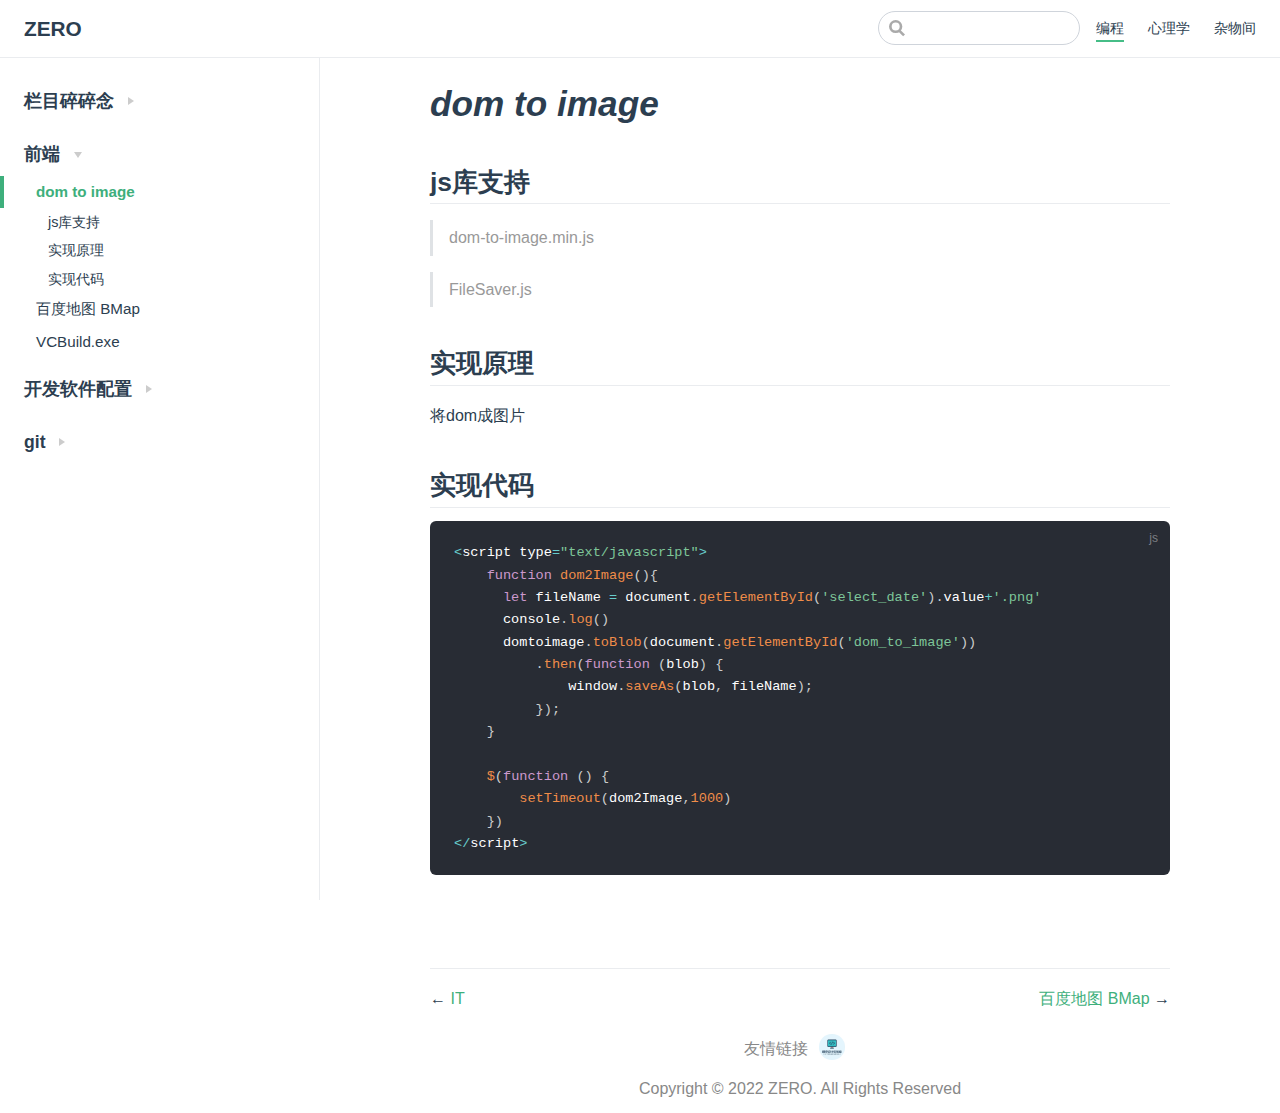
<file: IT/domToImage.html>
<!DOCTYPE html>
<html lang="en-US">
  <head>
    <meta charset="utf-8">
    <meta name="viewport" content="width=device-width,initial-scale=1">
    <title>dom to image | ZERO</title>
    <meta name="generator" content="VuePress 1.9.7">
    <link rel="icon" href="/logo/fox.png">
    <meta name="description" content="我的个人博客网站">
    
    <link rel="preload" href="/assets/css/0.styles.32c2d0d6.css" as="style"><link rel="preload" href="/assets/js/app.a37032b0.js" as="script"><link rel="preload" href="/assets/js/3.06456f0c.js" as="script"><link rel="preload" href="/assets/js/2.cf191f2b.js" as="script"><link rel="preload" href="/assets/js/13.24b0603c.js" as="script"><link rel="prefetch" href="/assets/js/10.e79abaa2.js"><link rel="prefetch" href="/assets/js/11.aa79d3ba.js"><link rel="prefetch" href="/assets/js/12.508fef53.js"><link rel="prefetch" href="/assets/js/14.1ef20ac8.js"><link rel="prefetch" href="/assets/js/15.8066332e.js"><link rel="prefetch" href="/assets/js/16.81ae3ede.js"><link rel="prefetch" href="/assets/js/17.bb2a3644.js"><link rel="prefetch" href="/assets/js/4.8bcc8726.js"><link rel="prefetch" href="/assets/js/5.190b1944.js"><link rel="prefetch" href="/assets/js/6.cc292f73.js"><link rel="prefetch" href="/assets/js/7.a51944dc.js"><link rel="prefetch" href="/assets/js/8.6a0e2479.js"><link rel="prefetch" href="/assets/js/9.a70c643c.js">
    <link rel="stylesheet" href="/assets/css/0.styles.32c2d0d6.css">
  </head>
  <body>
    <div id="app" data-server-rendered="true"><div class="theme-container"><header class="navbar"><div class="sidebar-button"><svg xmlns="http://www.w3.org/2000/svg" aria-hidden="true" role="img" viewBox="0 0 448 512" class="icon"><path fill="currentColor" d="M436 124H12c-6.627 0-12-5.373-12-12V80c0-6.627 5.373-12 12-12h424c6.627 0 12 5.373 12 12v32c0 6.627-5.373 12-12 12zm0 160H12c-6.627 0-12-5.373-12-12v-32c0-6.627 5.373-12 12-12h424c6.627 0 12 5.373 12 12v32c0 6.627-5.373 12-12 12zm0 160H12c-6.627 0-12-5.373-12-12v-32c0-6.627 5.373-12 12-12h424c6.627 0 12 5.373 12 12v32c0 6.627-5.373 12-12 12z"></path></svg></div> <a href="/" class="home-link router-link-active"><!----> <span class="site-name">ZERO</span></a> <div class="links"><div class="search-box"><input aria-label="Search" autocomplete="off" spellcheck="false" value=""> <!----></div> <nav class="nav-links can-hide"><div class="nav-item"><a href="/IT/" class="nav-link router-link-active">
  编程
</a></div><div class="nav-item"><a href="/psychology/" class="nav-link">
  心理学
</a></div><div class="nav-item"><a href="/utilityRoom/" class="nav-link">
  杂物间
</a></div> <!----></nav></div></header> <div class="sidebar-mask"></div> <aside class="sidebar"><nav class="nav-links"><div class="nav-item"><a href="/IT/" class="nav-link router-link-active">
  编程
</a></div><div class="nav-item"><a href="/psychology/" class="nav-link">
  心理学
</a></div><div class="nav-item"><a href="/utilityRoom/" class="nav-link">
  杂物间
</a></div> <!----></nav>  <ul class="sidebar-links"><li><section class="sidebar-group collapsable depth-0"><p class="sidebar-heading"><span>栏目碎碎念</span> <span class="arrow right"></span></p> <!----></section></li><li><section class="sidebar-group collapsable depth-0"><p class="sidebar-heading open"><span>前端</span> <span class="arrow down"></span></p> <ul class="sidebar-links sidebar-group-items"><li><a href="/IT/domToImage.html" aria-current="page" class="active sidebar-link">dom to image</a><ul class="sidebar-sub-headers"><li class="sidebar-sub-header"><a href="/IT/domToImage.html#js库支持" class="sidebar-link">js库支持</a></li><li class="sidebar-sub-header"><a href="/IT/domToImage.html#实现原理" class="sidebar-link">实现原理</a></li><li class="sidebar-sub-header"><a href="/IT/domToImage.html#实现代码" class="sidebar-link">实现代码</a></li></ul></li><li><a href="/IT/BMap.html" class="sidebar-link">百度地图 BMap</a></li><li><a href="/IT/VCBuild.exe.html" class="sidebar-link">VCBuild.exe</a></li></ul></section></li><li><section class="sidebar-group collapsable depth-0"><p class="sidebar-heading"><span>开发软件配置</span> <span class="arrow right"></span></p> <!----></section></li><li><section class="sidebar-group collapsable depth-0"><p class="sidebar-heading"><span>git</span> <span class="arrow right"></span></p> <!----></section></li></ul> </aside> <main class="page"> <div class="theme-default-content content__default"><h1 id="dom-to-image"><a href="#dom-to-image" class="header-anchor">#</a> <em>dom to image</em></h1> <h2 id="js库支持"><a href="#js库支持" class="header-anchor">#</a> js库支持</h2> <blockquote><p>dom-to-image.min.js</p></blockquote> <blockquote><p>FileSaver.js</p></blockquote> <h2 id="实现原理"><a href="#实现原理" class="header-anchor">#</a> 实现原理</h2> <p>将dom成图片</p> <h2 id="实现代码"><a href="#实现代码" class="header-anchor">#</a> 实现代码</h2> <div class="language-javascript extra-class"><pre class="language-javascript"><code><span class="token operator">&lt;</span>script type<span class="token operator">=</span><span class="token string">&quot;text/javascript&quot;</span><span class="token operator">&gt;</span>
    <span class="token keyword">function</span> <span class="token function">dom2Image</span><span class="token punctuation">(</span><span class="token punctuation">)</span><span class="token punctuation">{</span>
      <span class="token keyword">let</span> fileName <span class="token operator">=</span> document<span class="token punctuation">.</span><span class="token function">getElementById</span><span class="token punctuation">(</span><span class="token string">'select_date'</span><span class="token punctuation">)</span><span class="token punctuation">.</span>value<span class="token operator">+</span><span class="token string">'.png'</span>
      console<span class="token punctuation">.</span><span class="token function">log</span><span class="token punctuation">(</span><span class="token punctuation">)</span>
      domtoimage<span class="token punctuation">.</span><span class="token function">toBlob</span><span class="token punctuation">(</span>document<span class="token punctuation">.</span><span class="token function">getElementById</span><span class="token punctuation">(</span><span class="token string">'dom_to_image'</span><span class="token punctuation">)</span><span class="token punctuation">)</span>
          <span class="token punctuation">.</span><span class="token function">then</span><span class="token punctuation">(</span><span class="token keyword">function</span> <span class="token punctuation">(</span><span class="token parameter">blob</span><span class="token punctuation">)</span> <span class="token punctuation">{</span>
              window<span class="token punctuation">.</span><span class="token function">saveAs</span><span class="token punctuation">(</span>blob<span class="token punctuation">,</span> fileName<span class="token punctuation">)</span><span class="token punctuation">;</span>
          <span class="token punctuation">}</span><span class="token punctuation">)</span><span class="token punctuation">;</span>
    <span class="token punctuation">}</span>

    <span class="token function">$</span><span class="token punctuation">(</span><span class="token keyword">function</span> <span class="token punctuation">(</span><span class="token punctuation">)</span> <span class="token punctuation">{</span>
        <span class="token function">setTimeout</span><span class="token punctuation">(</span>dom2Image<span class="token punctuation">,</span><span class="token number">1000</span><span class="token punctuation">)</span>
    <span class="token punctuation">}</span><span class="token punctuation">)</span>
<span class="token operator">&lt;</span><span class="token operator">/</span>script<span class="token operator">&gt;</span>
</code></pre></div></div> <footer class="page-edit"><!----> <!----></footer> <div class="page-nav"><p class="inner"><span class="prev">
      ←
      <a href="/IT/" class="prev router-link-active">
        IT
      </a></span> <span class="next"><a href="/IT/BMap.html">
        百度地图 BMap
      </a>
      →
    </span></p></div> <div class="footer"><div class="Links"><span>友情链接</span> <span class="links-logo"><a href="https://www.cnblogs.com/deali/"><img title="程序设计实验室" src="/assets/img/DealiLogo.21e99557.jpg"></a></span></div> <div class="copyright">
        Copyright © 2022 ZERO. All Rights Reserved
      </div></div></main></div><div class="global-ui"></div></div>
    <script src="/assets/js/app.a37032b0.js" defer></script><script src="/assets/js/3.06456f0c.js" defer></script><script src="/assets/js/2.cf191f2b.js" defer></script><script src="/assets/js/13.24b0603c.js" defer></script>
  </body>
</html>
</file>
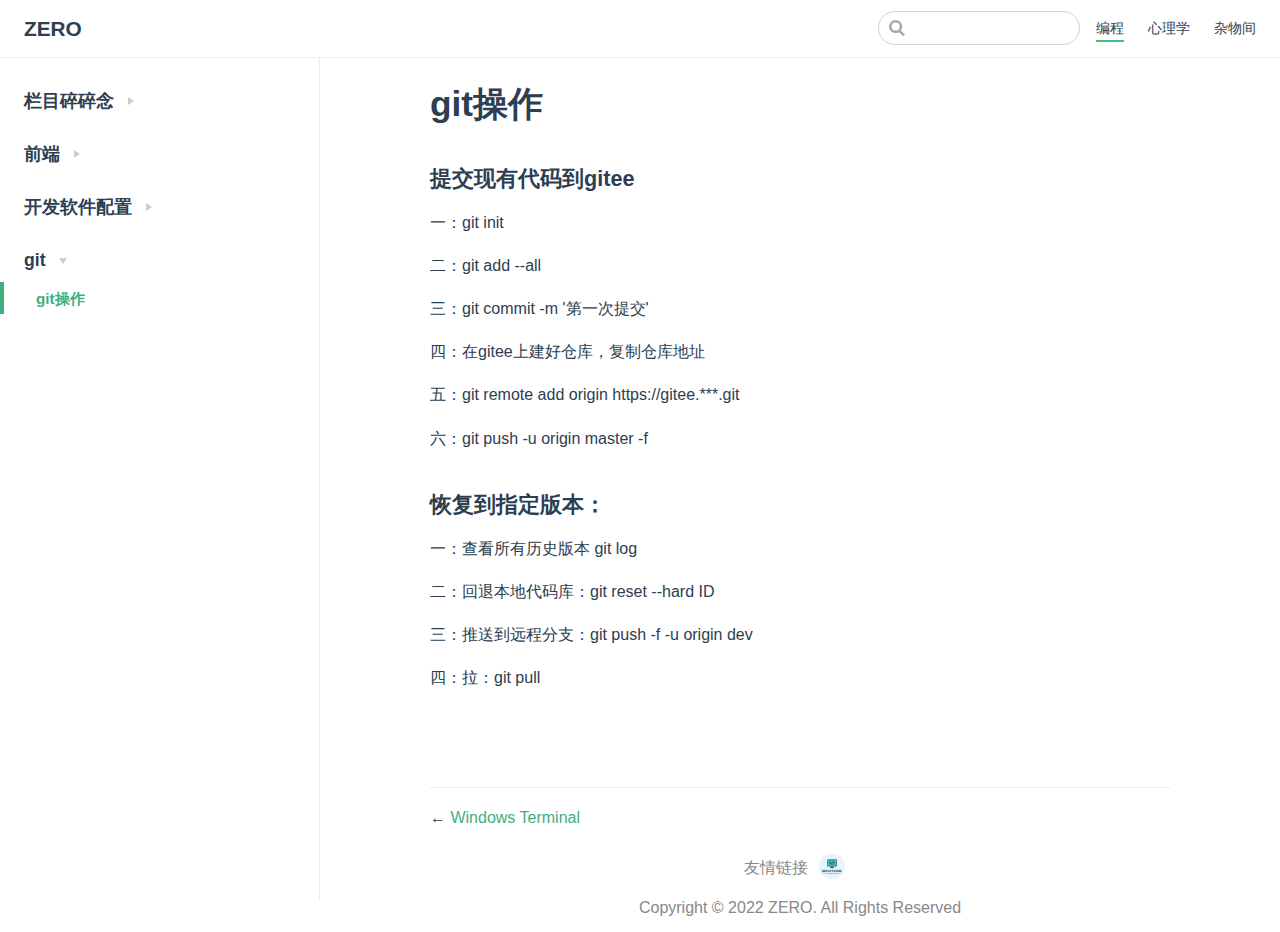
<file: IT/git.html>
<!DOCTYPE html>
<html lang="en-US">
  <head>
    <meta charset="utf-8">
    <meta name="viewport" content="width=device-width,initial-scale=1">
    <title>git操作 | ZERO</title>
    <meta name="generator" content="VuePress 1.9.7">
    <link rel="icon" href="/logo/fox.png">
    <meta name="description" content="我的个人博客网站">
    
    <link rel="preload" href="/assets/css/0.styles.32c2d0d6.css" as="style"><link rel="preload" href="/assets/js/app.a37032b0.js" as="script"><link rel="preload" href="/assets/js/3.06456f0c.js" as="script"><link rel="preload" href="/assets/js/2.cf191f2b.js" as="script"><link rel="preload" href="/assets/js/14.1ef20ac8.js" as="script"><link rel="prefetch" href="/assets/js/10.e79abaa2.js"><link rel="prefetch" href="/assets/js/11.aa79d3ba.js"><link rel="prefetch" href="/assets/js/12.508fef53.js"><link rel="prefetch" href="/assets/js/13.24b0603c.js"><link rel="prefetch" href="/assets/js/15.8066332e.js"><link rel="prefetch" href="/assets/js/16.81ae3ede.js"><link rel="prefetch" href="/assets/js/17.bb2a3644.js"><link rel="prefetch" href="/assets/js/4.8bcc8726.js"><link rel="prefetch" href="/assets/js/5.190b1944.js"><link rel="prefetch" href="/assets/js/6.cc292f73.js"><link rel="prefetch" href="/assets/js/7.a51944dc.js"><link rel="prefetch" href="/assets/js/8.6a0e2479.js"><link rel="prefetch" href="/assets/js/9.a70c643c.js">
    <link rel="stylesheet" href="/assets/css/0.styles.32c2d0d6.css">
  </head>
  <body>
    <div id="app" data-server-rendered="true"><div class="theme-container"><header class="navbar"><div class="sidebar-button"><svg xmlns="http://www.w3.org/2000/svg" aria-hidden="true" role="img" viewBox="0 0 448 512" class="icon"><path fill="currentColor" d="M436 124H12c-6.627 0-12-5.373-12-12V80c0-6.627 5.373-12 12-12h424c6.627 0 12 5.373 12 12v32c0 6.627-5.373 12-12 12zm0 160H12c-6.627 0-12-5.373-12-12v-32c0-6.627 5.373-12 12-12h424c6.627 0 12 5.373 12 12v32c0 6.627-5.373 12-12 12zm0 160H12c-6.627 0-12-5.373-12-12v-32c0-6.627 5.373-12 12-12h424c6.627 0 12 5.373 12 12v32c0 6.627-5.373 12-12 12z"></path></svg></div> <a href="/" class="home-link router-link-active"><!----> <span class="site-name">ZERO</span></a> <div class="links"><div class="search-box"><input aria-label="Search" autocomplete="off" spellcheck="false" value=""> <!----></div> <nav class="nav-links can-hide"><div class="nav-item"><a href="/IT/" class="nav-link router-link-active">
  编程
</a></div><div class="nav-item"><a href="/psychology/" class="nav-link">
  心理学
</a></div><div class="nav-item"><a href="/utilityRoom/" class="nav-link">
  杂物间
</a></div> <!----></nav></div></header> <div class="sidebar-mask"></div> <aside class="sidebar"><nav class="nav-links"><div class="nav-item"><a href="/IT/" class="nav-link router-link-active">
  编程
</a></div><div class="nav-item"><a href="/psychology/" class="nav-link">
  心理学
</a></div><div class="nav-item"><a href="/utilityRoom/" class="nav-link">
  杂物间
</a></div> <!----></nav>  <ul class="sidebar-links"><li><section class="sidebar-group collapsable depth-0"><p class="sidebar-heading"><span>栏目碎碎念</span> <span class="arrow right"></span></p> <!----></section></li><li><section class="sidebar-group collapsable depth-0"><p class="sidebar-heading"><span>前端</span> <span class="arrow right"></span></p> <!----></section></li><li><section class="sidebar-group collapsable depth-0"><p class="sidebar-heading"><span>开发软件配置</span> <span class="arrow right"></span></p> <!----></section></li><li><section class="sidebar-group collapsable depth-0"><p class="sidebar-heading open"><span>git</span> <span class="arrow down"></span></p> <ul class="sidebar-links sidebar-group-items"><li><a href="/IT/git.html" aria-current="page" class="active sidebar-link">git操作</a><ul class="sidebar-sub-headers"></ul></li></ul></section></li></ul> </aside> <main class="page"> <div class="theme-default-content content__default"><h1 id="git操作"><a href="#git操作" class="header-anchor">#</a> git操作</h1> <h3 id="提交现有代码到gitee"><a href="#提交现有代码到gitee" class="header-anchor">#</a> 提交现有代码到gitee</h3> <p>一：git init</p> <p>二：git add --all</p> <p>三：git commit -m '第一次提交'</p> <p>四：在gitee上建好仓库，复制仓库地址</p> <p>五：git remote add origin https://gitee.***.git</p> <p>六：git push -u origin master -f</p> <h3 id="恢复到指定版本"><a href="#恢复到指定版本" class="header-anchor">#</a> 恢复到指定版本：</h3> <p>一：查看所有历史版本 git log</p> <p>二：回退本地代码库：git reset --hard ID</p> <p>三：推送到远程分支：git push -f -u origin dev</p> <p>四：拉：git pull</p></div> <footer class="page-edit"><!----> <!----></footer> <div class="page-nav"><p class="inner"><span class="prev">
      ←
      <a href="/IT/WindowsTerminal.html" class="prev">
        Windows Terminal
      </a></span> <!----></p></div> <div class="footer"><div class="Links"><span>友情链接</span> <span class="links-logo"><a href="https://www.cnblogs.com/deali/"><img title="程序设计实验室" src="/assets/img/DealiLogo.21e99557.jpg"></a></span></div> <div class="copyright">
        Copyright © 2022 ZERO. All Rights Reserved
      </div></div></main></div><div class="global-ui"></div></div>
    <script src="/assets/js/app.a37032b0.js" defer></script><script src="/assets/js/3.06456f0c.js" defer></script><script src="/assets/js/2.cf191f2b.js" defer></script><script src="/assets/js/14.1ef20ac8.js" defer></script>
  </body>
</html>
</file>
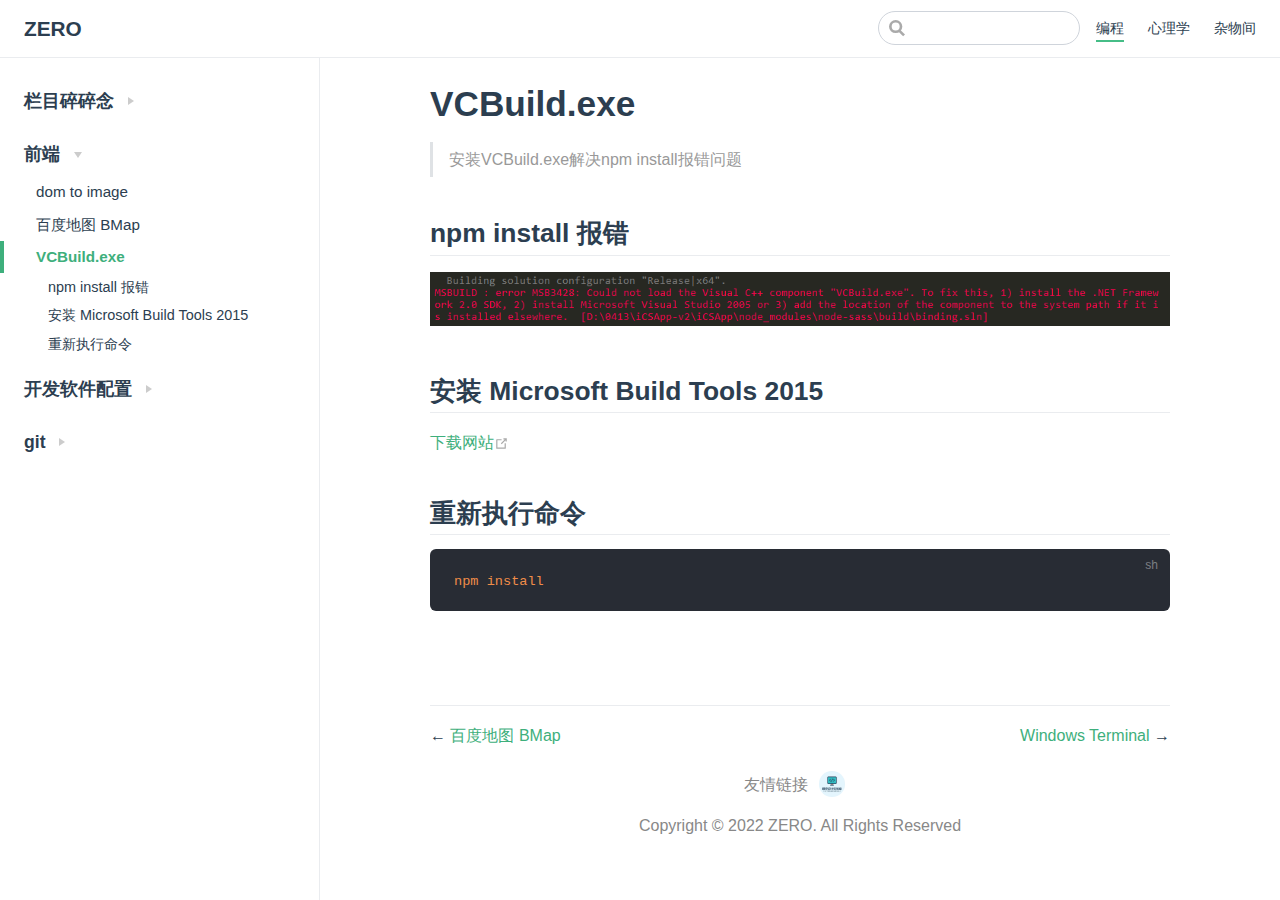
<file: IT/VCBuild.exe.html>
<!DOCTYPE html>
<html lang="en-US">
  <head>
    <meta charset="utf-8">
    <meta name="viewport" content="width=device-width,initial-scale=1">
    <title>VCBuild.exe | ZERO</title>
    <meta name="generator" content="VuePress 1.9.7">
    <link rel="icon" href="/logo/fox.png">
    <meta name="description" content="我的个人博客网站">
    
    <link rel="preload" href="/assets/css/0.styles.32c2d0d6.css" as="style"><link rel="preload" href="/assets/js/app.a37032b0.js" as="script"><link rel="preload" href="/assets/js/3.06456f0c.js" as="script"><link rel="preload" href="/assets/js/2.cf191f2b.js" as="script"><link rel="preload" href="/assets/js/9.a70c643c.js" as="script"><link rel="prefetch" href="/assets/js/10.e79abaa2.js"><link rel="prefetch" href="/assets/js/11.aa79d3ba.js"><link rel="prefetch" href="/assets/js/12.508fef53.js"><link rel="prefetch" href="/assets/js/13.24b0603c.js"><link rel="prefetch" href="/assets/js/14.1ef20ac8.js"><link rel="prefetch" href="/assets/js/15.8066332e.js"><link rel="prefetch" href="/assets/js/16.81ae3ede.js"><link rel="prefetch" href="/assets/js/17.bb2a3644.js"><link rel="prefetch" href="/assets/js/4.8bcc8726.js"><link rel="prefetch" href="/assets/js/5.190b1944.js"><link rel="prefetch" href="/assets/js/6.cc292f73.js"><link rel="prefetch" href="/assets/js/7.a51944dc.js"><link rel="prefetch" href="/assets/js/8.6a0e2479.js">
    <link rel="stylesheet" href="/assets/css/0.styles.32c2d0d6.css">
  </head>
  <body>
    <div id="app" data-server-rendered="true"><div class="theme-container"><header class="navbar"><div class="sidebar-button"><svg xmlns="http://www.w3.org/2000/svg" aria-hidden="true" role="img" viewBox="0 0 448 512" class="icon"><path fill="currentColor" d="M436 124H12c-6.627 0-12-5.373-12-12V80c0-6.627 5.373-12 12-12h424c6.627 0 12 5.373 12 12v32c0 6.627-5.373 12-12 12zm0 160H12c-6.627 0-12-5.373-12-12v-32c0-6.627 5.373-12 12-12h424c6.627 0 12 5.373 12 12v32c0 6.627-5.373 12-12 12zm0 160H12c-6.627 0-12-5.373-12-12v-32c0-6.627 5.373-12 12-12h424c6.627 0 12 5.373 12 12v32c0 6.627-5.373 12-12 12z"></path></svg></div> <a href="/" class="home-link router-link-active"><!----> <span class="site-name">ZERO</span></a> <div class="links"><div class="search-box"><input aria-label="Search" autocomplete="off" spellcheck="false" value=""> <!----></div> <nav class="nav-links can-hide"><div class="nav-item"><a href="/IT/" class="nav-link router-link-active">
  编程
</a></div><div class="nav-item"><a href="/psychology/" class="nav-link">
  心理学
</a></div><div class="nav-item"><a href="/utilityRoom/" class="nav-link">
  杂物间
</a></div> <!----></nav></div></header> <div class="sidebar-mask"></div> <aside class="sidebar"><nav class="nav-links"><div class="nav-item"><a href="/IT/" class="nav-link router-link-active">
  编程
</a></div><div class="nav-item"><a href="/psychology/" class="nav-link">
  心理学
</a></div><div class="nav-item"><a href="/utilityRoom/" class="nav-link">
  杂物间
</a></div> <!----></nav>  <ul class="sidebar-links"><li><section class="sidebar-group collapsable depth-0"><p class="sidebar-heading"><span>栏目碎碎念</span> <span class="arrow right"></span></p> <!----></section></li><li><section class="sidebar-group collapsable depth-0"><p class="sidebar-heading open"><span>前端</span> <span class="arrow down"></span></p> <ul class="sidebar-links sidebar-group-items"><li><a href="/IT/domToImage.html" class="sidebar-link">dom to image</a></li><li><a href="/IT/BMap.html" class="sidebar-link">百度地图 BMap</a></li><li><a href="/IT/VCBuild.exe.html" aria-current="page" class="active sidebar-link">VCBuild.exe</a><ul class="sidebar-sub-headers"><li class="sidebar-sub-header"><a href="/IT/VCBuild.exe.html#npm-install-报错" class="sidebar-link">npm install 报错</a></li><li class="sidebar-sub-header"><a href="/IT/VCBuild.exe.html#安装-microsoft-build-tools-2015" class="sidebar-link">安装 Microsoft Build Tools 2015</a></li><li class="sidebar-sub-header"><a href="/IT/VCBuild.exe.html#重新执行命令" class="sidebar-link">重新执行命令</a></li></ul></li></ul></section></li><li><section class="sidebar-group collapsable depth-0"><p class="sidebar-heading"><span>开发软件配置</span> <span class="arrow right"></span></p> <!----></section></li><li><section class="sidebar-group collapsable depth-0"><p class="sidebar-heading"><span>git</span> <span class="arrow right"></span></p> <!----></section></li></ul> </aside> <main class="page"> <div class="theme-default-content content__default"><h1 id="vcbuild-exe"><a href="#vcbuild-exe" class="header-anchor">#</a> VCBuild.exe</h1> <blockquote><p>安装VCBuild.exe解决npm install报错问题</p></blockquote> <h2 id="npm-install-报错"><a href="#npm-install-报错" class="header-anchor">#</a> npm install 报错</h2> <p><img src="[data-uri]" alt="img"></p> <h2 id="安装-microsoft-build-tools-2015"><a href="#安装-microsoft-build-tools-2015" class="header-anchor">#</a> 安装 Microsoft Build Tools 2015</h2> <p><a href="https://www.microsoft.com/en-us/download/details.aspx?id=48159" target="_blank" rel="noopener noreferrer">下载网站<span><svg xmlns="http://www.w3.org/2000/svg" aria-hidden="true" focusable="false" x="0px" y="0px" viewBox="0 0 100 100" width="15" height="15" class="icon outbound"><path fill="currentColor" d="M18.8,85.1h56l0,0c2.2,0,4-1.8,4-4v-32h-8v28h-48v-48h28v-8h-32l0,0c-2.2,0-4,1.8-4,4v56C14.8,83.3,16.6,85.1,18.8,85.1z"></path> <polygon fill="currentColor" points="45.7,48.7 51.3,54.3 77.2,28.5 77.2,37.2 85.2,37.2 85.2,14.9 62.8,14.9 62.8,22.9 71.5,22.9"></polygon></svg> <span class="sr-only">(opens new window)</span></span></a></p> <h2 id="重新执行命令"><a href="#重新执行命令" class="header-anchor">#</a> 重新执行命令</h2> <div class="language-bash extra-class"><pre class="language-bash"><code><span class="token function">npm</span> <span class="token function">install</span>
</code></pre></div></div> <footer class="page-edit"><!----> <!----></footer> <div class="page-nav"><p class="inner"><span class="prev">
      ←
      <a href="/IT/BMap.html" class="prev">
        百度地图 BMap
      </a></span> <span class="next"><a href="/IT/WindowsTerminal.html">
        Windows Terminal
      </a>
      →
    </span></p></div> <div class="footer"><div class="Links"><span>友情链接</span> <span class="links-logo"><a href="https://www.cnblogs.com/deali/"><img title="程序设计实验室" src="/assets/img/DealiLogo.21e99557.jpg"></a></span></div> <div class="copyright">
        Copyright © 2022 ZERO. All Rights Reserved
      </div></div></main></div><div class="global-ui"></div></div>
    <script src="/assets/js/app.a37032b0.js" defer></script><script src="/assets/js/3.06456f0c.js" defer></script><script src="/assets/js/2.cf191f2b.js" defer></script><script src="/assets/js/9.a70c643c.js" defer></script>
  </body>
</html>
</file>
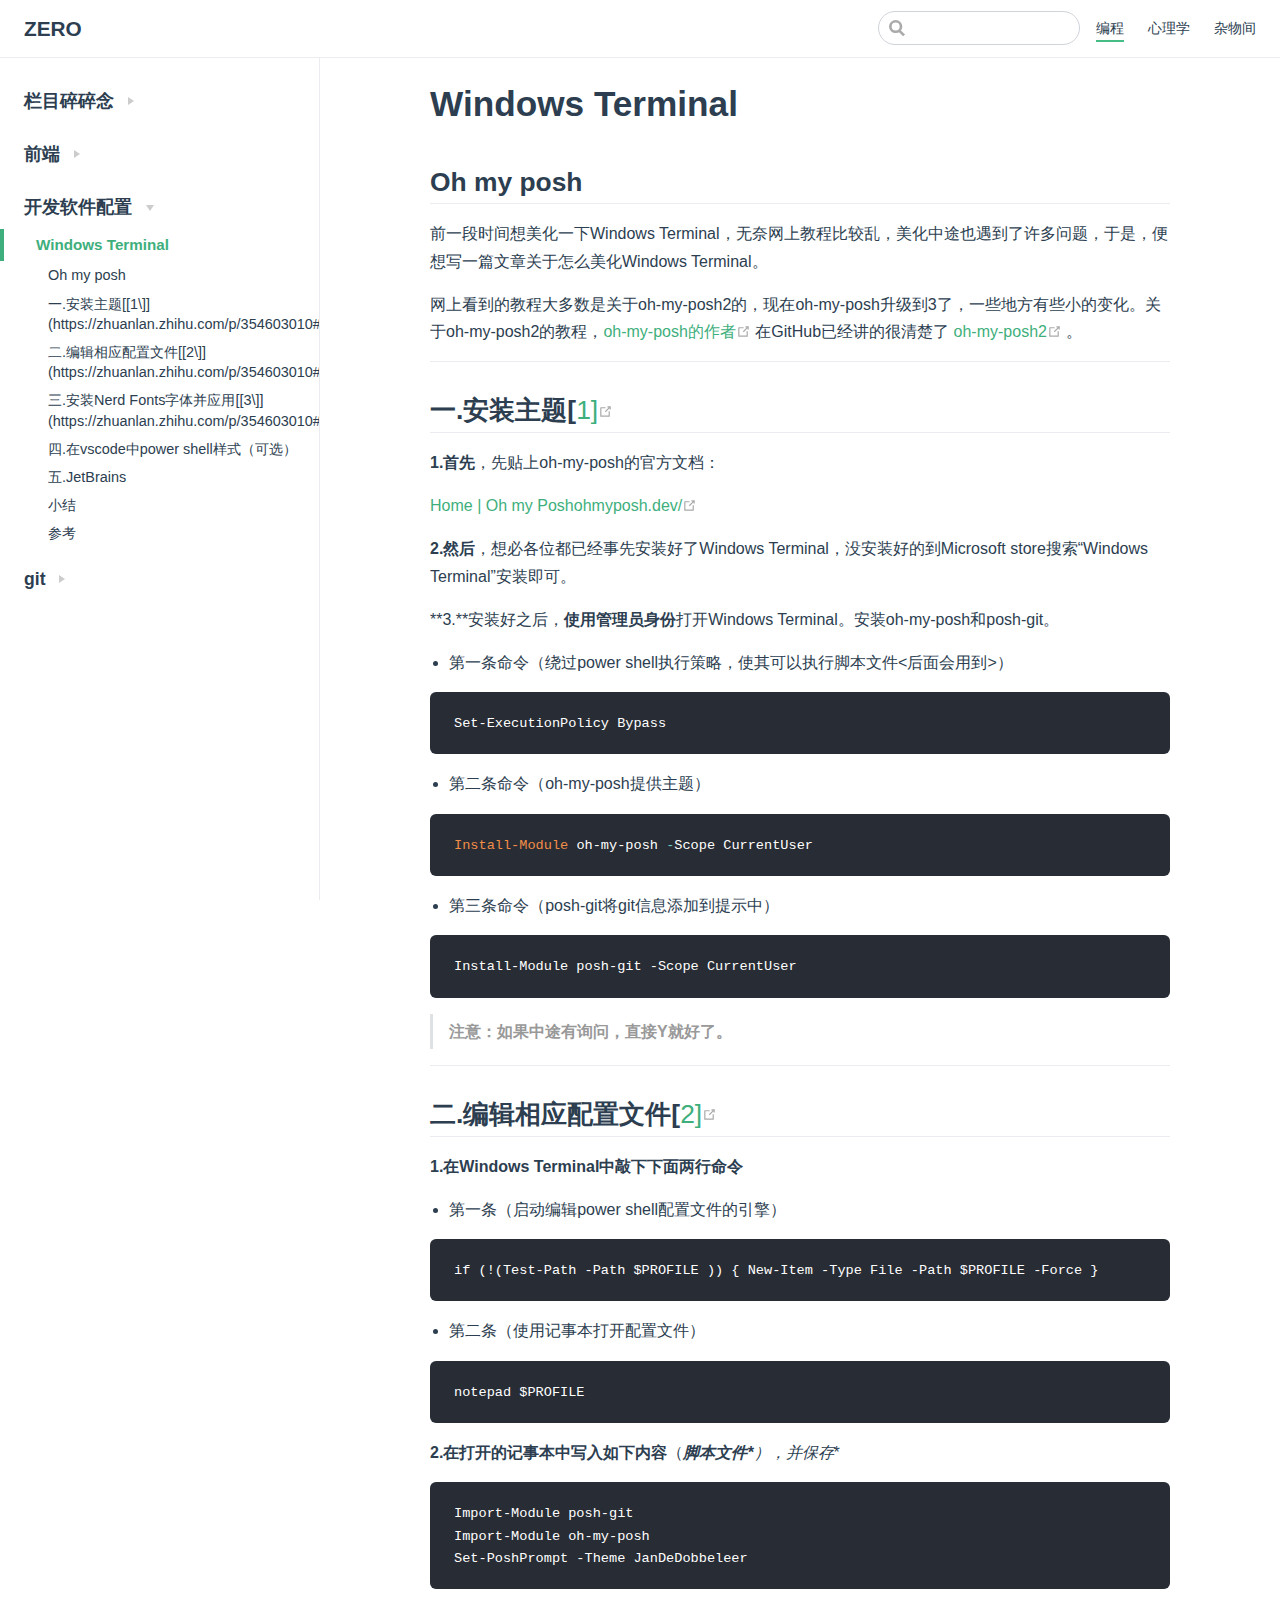
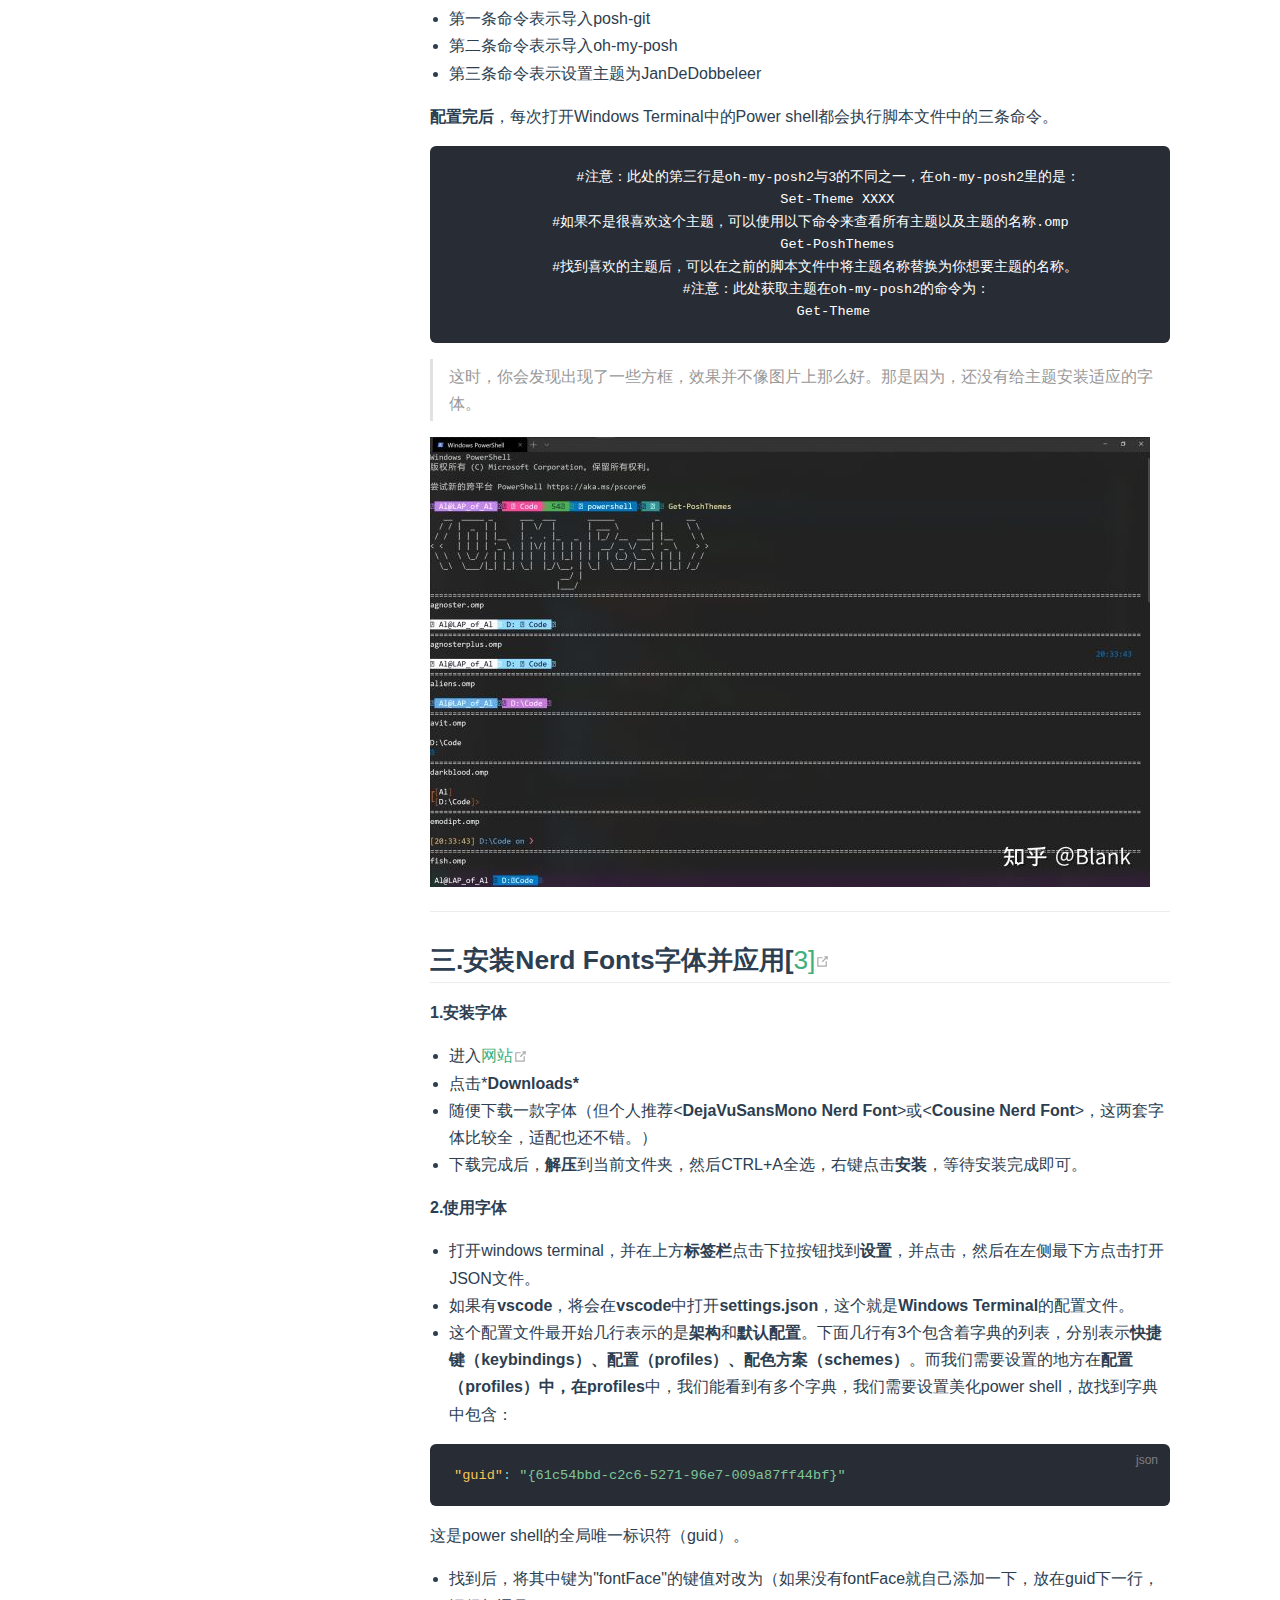
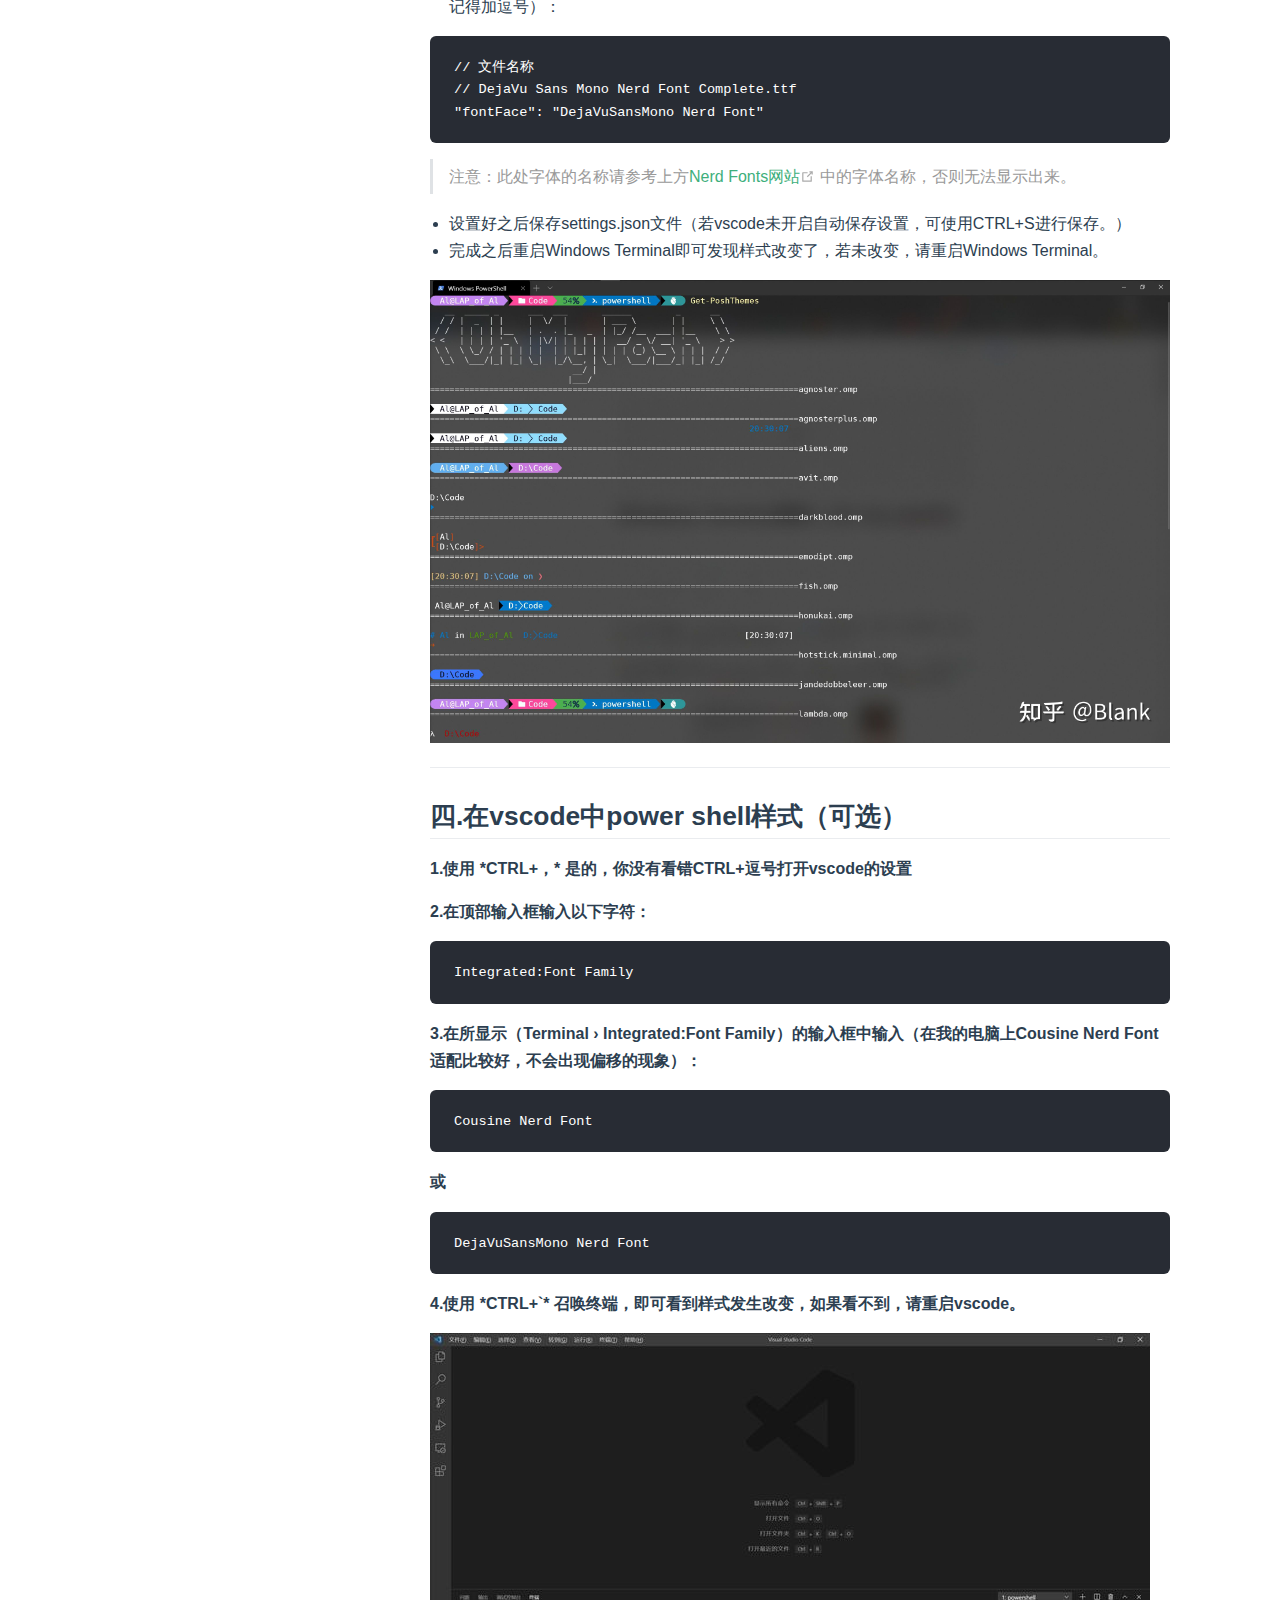
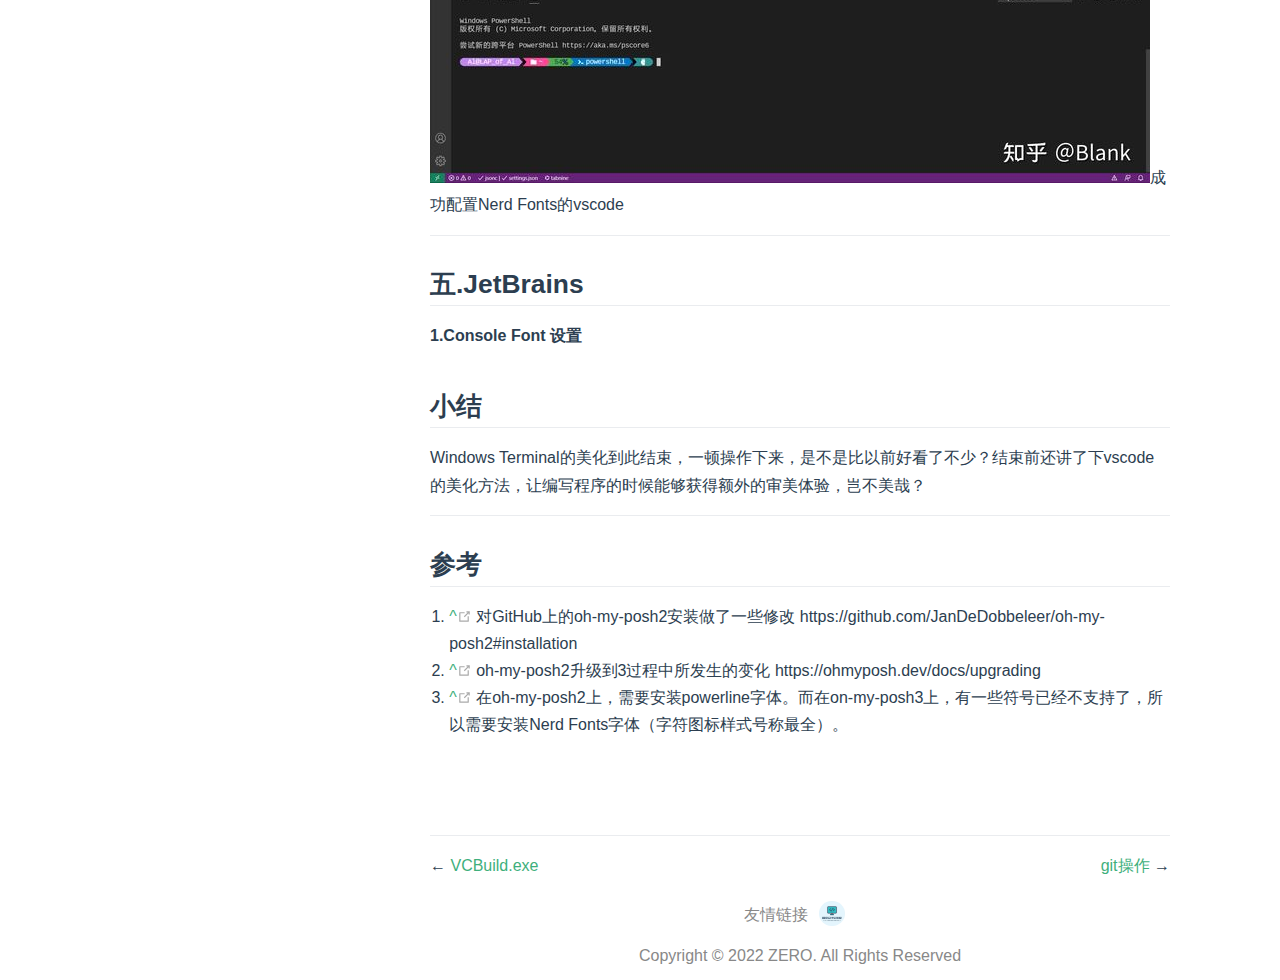
<file: IT/WindowsTerminal.html>
<!DOCTYPE html>
<html lang="en-US">
  <head>
    <meta charset="utf-8">
    <meta name="viewport" content="width=device-width,initial-scale=1">
    <title>Windows Terminal | ZERO</title>
    <meta name="generator" content="VuePress 1.9.7">
    <link rel="icon" href="/logo/fox.png">
    <meta name="description" content="我的个人博客网站">
    
    <link rel="preload" href="/assets/css/0.styles.32c2d0d6.css" as="style"><link rel="preload" href="/assets/js/app.a37032b0.js" as="script"><link rel="preload" href="/assets/js/3.06456f0c.js" as="script"><link rel="preload" href="/assets/js/2.cf191f2b.js" as="script"><link rel="preload" href="/assets/js/4.8bcc8726.js" as="script"><link rel="prefetch" href="/assets/js/10.e79abaa2.js"><link rel="prefetch" href="/assets/js/11.aa79d3ba.js"><link rel="prefetch" href="/assets/js/12.508fef53.js"><link rel="prefetch" href="/assets/js/13.24b0603c.js"><link rel="prefetch" href="/assets/js/14.1ef20ac8.js"><link rel="prefetch" href="/assets/js/15.8066332e.js"><link rel="prefetch" href="/assets/js/16.81ae3ede.js"><link rel="prefetch" href="/assets/js/17.bb2a3644.js"><link rel="prefetch" href="/assets/js/5.190b1944.js"><link rel="prefetch" href="/assets/js/6.cc292f73.js"><link rel="prefetch" href="/assets/js/7.a51944dc.js"><link rel="prefetch" href="/assets/js/8.6a0e2479.js"><link rel="prefetch" href="/assets/js/9.a70c643c.js">
    <link rel="stylesheet" href="/assets/css/0.styles.32c2d0d6.css">
  </head>
  <body>
    <div id="app" data-server-rendered="true"><div class="theme-container"><header class="navbar"><div class="sidebar-button"><svg xmlns="http://www.w3.org/2000/svg" aria-hidden="true" role="img" viewBox="0 0 448 512" class="icon"><path fill="currentColor" d="M436 124H12c-6.627 0-12-5.373-12-12V80c0-6.627 5.373-12 12-12h424c6.627 0 12 5.373 12 12v32c0 6.627-5.373 12-12 12zm0 160H12c-6.627 0-12-5.373-12-12v-32c0-6.627 5.373-12 12-12h424c6.627 0 12 5.373 12 12v32c0 6.627-5.373 12-12 12zm0 160H12c-6.627 0-12-5.373-12-12v-32c0-6.627 5.373-12 12-12h424c6.627 0 12 5.373 12 12v32c0 6.627-5.373 12-12 12z"></path></svg></div> <a href="/" class="home-link router-link-active"><!----> <span class="site-name">ZERO</span></a> <div class="links"><div class="search-box"><input aria-label="Search" autocomplete="off" spellcheck="false" value=""> <!----></div> <nav class="nav-links can-hide"><div class="nav-item"><a href="/IT/" class="nav-link router-link-active">
  编程
</a></div><div class="nav-item"><a href="/psychology/" class="nav-link">
  心理学
</a></div><div class="nav-item"><a href="/utilityRoom/" class="nav-link">
  杂物间
</a></div> <!----></nav></div></header> <div class="sidebar-mask"></div> <aside class="sidebar"><nav class="nav-links"><div class="nav-item"><a href="/IT/" class="nav-link router-link-active">
  编程
</a></div><div class="nav-item"><a href="/psychology/" class="nav-link">
  心理学
</a></div><div class="nav-item"><a href="/utilityRoom/" class="nav-link">
  杂物间
</a></div> <!----></nav>  <ul class="sidebar-links"><li><section class="sidebar-group collapsable depth-0"><p class="sidebar-heading"><span>栏目碎碎念</span> <span class="arrow right"></span></p> <!----></section></li><li><section class="sidebar-group collapsable depth-0"><p class="sidebar-heading"><span>前端</span> <span class="arrow right"></span></p> <!----></section></li><li><section class="sidebar-group collapsable depth-0"><p class="sidebar-heading open"><span>开发软件配置</span> <span class="arrow down"></span></p> <ul class="sidebar-links sidebar-group-items"><li><a href="/IT/WindowsTerminal.html" aria-current="page" class="active sidebar-link">Windows Terminal</a><ul class="sidebar-sub-headers"><li class="sidebar-sub-header"><a href="/IT/WindowsTerminal.html#oh-my-posh" class="sidebar-link">Oh my posh</a></li><li class="sidebar-sub-header"><a href="/IT/WindowsTerminal.html#一-安装主题-1" class="sidebar-link">一.安装主题[[1\]](https://zhuanlan.zhihu.com/p/354603010#ref_1)</a></li><li class="sidebar-sub-header"><a href="/IT/WindowsTerminal.html#二-编辑相应配置文件-2" class="sidebar-link">二.编辑相应配置文件[[2\]](https://zhuanlan.zhihu.com/p/354603010#ref_2)</a></li><li class="sidebar-sub-header"><a href="/IT/WindowsTerminal.html#三-安装nerd-fonts字体并应用-3" class="sidebar-link">三.安装Nerd Fonts字体并应用[[3\]](https://zhuanlan.zhihu.com/p/354603010#ref_3)</a></li><li class="sidebar-sub-header"><a href="/IT/WindowsTerminal.html#四-在vscode中power-shell样式-可选" class="sidebar-link">四.在vscode中power shell样式（可选）</a></li><li class="sidebar-sub-header"><a href="/IT/WindowsTerminal.html#五-jetbrains" class="sidebar-link">五.JetBrains</a></li><li class="sidebar-sub-header"><a href="/IT/WindowsTerminal.html#小结" class="sidebar-link">小结</a></li><li class="sidebar-sub-header"><a href="/IT/WindowsTerminal.html#参考" class="sidebar-link">参考</a></li></ul></li></ul></section></li><li><section class="sidebar-group collapsable depth-0"><p class="sidebar-heading"><span>git</span> <span class="arrow right"></span></p> <!----></section></li></ul> </aside> <main class="page"> <div class="theme-default-content content__default"><h1 id="windows-terminal"><a href="#windows-terminal" class="header-anchor">#</a> Windows Terminal</h1> <h2 id="oh-my-posh"><a href="#oh-my-posh" class="header-anchor">#</a> Oh my posh</h2> <p>前一段时间想美化一下Windows Terminal，无奈网上教程比较乱，美化中途也遇到了许多问题，于是，便想写一篇文章关于怎么美化Windows Terminal。</p> <p>网上看到的教程大多数是关于oh-my-posh2的，现在oh-my-posh升级到3了，一些地方有些小的变化。关于oh-my-posh2的教程，<a href="https://github.com/JanDeDobbeleer" target="_blank" rel="noopener noreferrer">oh-my-posh的作者<span><svg xmlns="http://www.w3.org/2000/svg" aria-hidden="true" focusable="false" x="0px" y="0px" viewBox="0 0 100 100" width="15" height="15" class="icon outbound"><path fill="currentColor" d="M18.8,85.1h56l0,0c2.2,0,4-1.8,4-4v-32h-8v28h-48v-48h28v-8h-32l0,0c-2.2,0-4,1.8-4,4v56C14.8,83.3,16.6,85.1,18.8,85.1z"></path> <polygon fill="currentColor" points="45.7,48.7 51.3,54.3 77.2,28.5 77.2,37.2 85.2,37.2 85.2,14.9 62.8,14.9 62.8,22.9 71.5,22.9"></polygon></svg> <span class="sr-only">(opens new window)</span></span></a>在GitHub已经讲的很清楚了 <a href="https://github.com/JanDeDobbeleer/oh-my-posh2" target="_blank" rel="noopener noreferrer">oh-my-posh2<span><svg xmlns="http://www.w3.org/2000/svg" aria-hidden="true" focusable="false" x="0px" y="0px" viewBox="0 0 100 100" width="15" height="15" class="icon outbound"><path fill="currentColor" d="M18.8,85.1h56l0,0c2.2,0,4-1.8,4-4v-32h-8v28h-48v-48h28v-8h-32l0,0c-2.2,0-4,1.8-4,4v56C14.8,83.3,16.6,85.1,18.8,85.1z"></path> <polygon fill="currentColor" points="45.7,48.7 51.3,54.3 77.2,28.5 77.2,37.2 85.2,37.2 85.2,14.9 62.8,14.9 62.8,22.9 71.5,22.9"></polygon></svg> <span class="sr-only">(opens new window)</span></span></a>。</p> <hr> <h2 id="一-安装主题-1"><a href="#一-安装主题-1" class="header-anchor">#</a> 一.安装主题[<a href="https://zhuanlan.zhihu.com/p/354603010#ref_1" target="_blank" rel="noopener noreferrer">1]<span><svg xmlns="http://www.w3.org/2000/svg" aria-hidden="true" focusable="false" x="0px" y="0px" viewBox="0 0 100 100" width="15" height="15" class="icon outbound"><path fill="currentColor" d="M18.8,85.1h56l0,0c2.2,0,4-1.8,4-4v-32h-8v28h-48v-48h28v-8h-32l0,0c-2.2,0-4,1.8-4,4v56C14.8,83.3,16.6,85.1,18.8,85.1z"></path> <polygon fill="currentColor" points="45.7,48.7 51.3,54.3 77.2,28.5 77.2,37.2 85.2,37.2 85.2,14.9 62.8,14.9 62.8,22.9 71.5,22.9"></polygon></svg> <span class="sr-only">(opens new window)</span></span></a></h2> <p><strong>1.首先</strong>，先贴上oh-my-posh的官方文档：</p> <p><a href="https://ohmyposh.dev/" target="_blank" rel="noopener noreferrer">Home | Oh my Poshohmyposh.dev/<span><svg xmlns="http://www.w3.org/2000/svg" aria-hidden="true" focusable="false" x="0px" y="0px" viewBox="0 0 100 100" width="15" height="15" class="icon outbound"><path fill="currentColor" d="M18.8,85.1h56l0,0c2.2,0,4-1.8,4-4v-32h-8v28h-48v-48h28v-8h-32l0,0c-2.2,0-4,1.8-4,4v56C14.8,83.3,16.6,85.1,18.8,85.1z"></path> <polygon fill="currentColor" points="45.7,48.7 51.3,54.3 77.2,28.5 77.2,37.2 85.2,37.2 85.2,14.9 62.8,14.9 62.8,22.9 71.5,22.9"></polygon></svg> <span class="sr-only">(opens new window)</span></span></a></p> <p><strong>2.然后</strong>，想必各位都已经事先安装好了Windows Terminal，没安装好的到Microsoft store搜索“Windows Terminal”安装即可。</p> <p>**3.**安装好之后，<strong>使用管理员身份</strong>打开Windows Terminal。安装oh-my-posh和posh-git。</p> <ul><li>第一条命令（绕过power shell执行策略，使其可以执行脚本文件&lt;后面会用到&gt;）</li></ul> <div class="language-text extra-class"><pre class="language-text"><code>Set-ExecutionPolicy Bypass
</code></pre></div><ul><li>第二条命令（oh-my-posh提供主题）</li></ul> <div class="language-powershell extra-class"><pre class="language-powershell"><code><span class="token function">Install-Module</span> oh-my-posh <span class="token operator">-</span>Scope CurrentUser
</code></pre></div><ul><li>第三条命令（posh-git将git信息添加到提示中）</li></ul> <div class="language-text extra-class"><pre class="language-text"><code>Install-Module posh-git -Scope CurrentUser
</code></pre></div><blockquote><p><strong>注意：如果中途有询问，直接Y就好了。</strong></p></blockquote> <hr> <h2 id="二-编辑相应配置文件-2"><a href="#二-编辑相应配置文件-2" class="header-anchor">#</a> <strong>二.编辑相应配置文件</strong>[<a href="https://zhuanlan.zhihu.com/p/354603010#ref_2" target="_blank" rel="noopener noreferrer">2]<span><svg xmlns="http://www.w3.org/2000/svg" aria-hidden="true" focusable="false" x="0px" y="0px" viewBox="0 0 100 100" width="15" height="15" class="icon outbound"><path fill="currentColor" d="M18.8,85.1h56l0,0c2.2,0,4-1.8,4-4v-32h-8v28h-48v-48h28v-8h-32l0,0c-2.2,0-4,1.8-4,4v56C14.8,83.3,16.6,85.1,18.8,85.1z"></path> <polygon fill="currentColor" points="45.7,48.7 51.3,54.3 77.2,28.5 77.2,37.2 85.2,37.2 85.2,14.9 62.8,14.9 62.8,22.9 71.5,22.9"></polygon></svg> <span class="sr-only">(opens new window)</span></span></a></h2> <p><strong>1.在Windows Terminal中敲下下面两行命令</strong></p> <ul><li>第一条（启动编辑power shell配置文件的引擎）</li></ul> <div class="language-text extra-class"><pre class="language-text"><code>if (!(Test-Path -Path $PROFILE )) { New-Item -Type File -Path $PROFILE -Force }
</code></pre></div><ul><li>第二条（使用记事本打开配置文件）</li></ul> <div class="language-text extra-class"><pre class="language-text"><code>notepad $PROFILE
</code></pre></div><p><strong>2.在打开的记事本中写入如下内容</strong>（<em><strong>脚本文件*</strong>）</em><em>，并保存</em>*</p> <div class="language-text extra-class"><pre class="language-text"><code>Import-Module posh-git
Import-Module oh-my-posh
Set-PoshPrompt -Theme JanDeDobbeleer
</code></pre></div><ul><li>第一条命令表示导入posh-git</li> <li>第二条命令表示导入oh-my-posh</li> <li>第三条命令表示设置主题为JanDeDobbeleer</li></ul> <p><strong>配置完后</strong>，每次打开Windows Terminal中的Power shell都会执行脚本文件中的三条命令。</p> <div class="language-text extra-class"><pre class="language-text"><code>               #注意：此处的第三行是oh-my-posh2与3的不同之一，在oh-my-posh2里的是：
                                        Set-Theme XXXX
            #如果不是很喜欢这个主题，可以使用以下命令来查看所有主题以及主题的名称.omp
                                        Get-PoshThemes
            #找到喜欢的主题后，可以在之前的脚本文件中将主题名称替换为你想要主题的名称。
                            #注意：此处获取主题在oh-my-posh2的命令为：
                                          Get-Theme
</code></pre></div><blockquote><p>这时，你会发现出现了一些方框，效果并不像图片上那么好。那是因为，还没有给主题安装适应的字体。</p></blockquote> <p><img src="/assets/img/v2-6744a2687f6245fcf3f7dd5b708228c7_720w.3943cf76.jpg" alt="img"></p> <hr> <h2 id="三-安装nerd-fonts字体并应用-3"><a href="#三-安装nerd-fonts字体并应用-3" class="header-anchor">#</a> <strong>三.安装Nerd Fonts字体并应用</strong>[<a href="https://zhuanlan.zhihu.com/p/354603010#ref_3" target="_blank" rel="noopener noreferrer">3]<span><svg xmlns="http://www.w3.org/2000/svg" aria-hidden="true" focusable="false" x="0px" y="0px" viewBox="0 0 100 100" width="15" height="15" class="icon outbound"><path fill="currentColor" d="M18.8,85.1h56l0,0c2.2,0,4-1.8,4-4v-32h-8v28h-48v-48h28v-8h-32l0,0c-2.2,0-4,1.8-4,4v56C14.8,83.3,16.6,85.1,18.8,85.1z"></path> <polygon fill="currentColor" points="45.7,48.7 51.3,54.3 77.2,28.5 77.2,37.2 85.2,37.2 85.2,14.9 62.8,14.9 62.8,22.9 71.5,22.9"></polygon></svg> <span class="sr-only">(opens new window)</span></span></a></h2> <p><strong>1.安装字体</strong></p> <ul><li>进入<a href="https://www.nerdfonts.com/" target="_blank" rel="noopener noreferrer">网站<span><svg xmlns="http://www.w3.org/2000/svg" aria-hidden="true" focusable="false" x="0px" y="0px" viewBox="0 0 100 100" width="15" height="15" class="icon outbound"><path fill="currentColor" d="M18.8,85.1h56l0,0c2.2,0,4-1.8,4-4v-32h-8v28h-48v-48h28v-8h-32l0,0c-2.2,0-4,1.8-4,4v56C14.8,83.3,16.6,85.1,18.8,85.1z"></path> <polygon fill="currentColor" points="45.7,48.7 51.3,54.3 77.2,28.5 77.2,37.2 85.2,37.2 85.2,14.9 62.8,14.9 62.8,22.9 71.5,22.9"></polygon></svg> <span class="sr-only">(opens new window)</span></span></a></li> <li>点击*<strong>Downloads*</strong></li> <li>随便下载一款字体（但个人推荐&lt;<strong>DejaVuSansMono Nerd Font</strong>&gt;或&lt;<strong>Cousine Nerd Font</strong>&gt;，这两套字体比较全，适配也还不错。）</li> <li>下载完成后，<strong>解压</strong>到当前文件夹，然后CTRL+A全选，右键点击<strong>安装</strong>，等待安装完成即可。</li></ul> <p><strong>2.使用字体</strong></p> <ul><li>打开windows terminal，并在上方<strong>标签栏</strong>点击下拉按钮找到<strong>设置</strong>，并点击，然后在左侧最下方点击打开JSON文件。</li> <li>如果有<strong>vscode</strong>，将会在<strong>vscode</strong>中打开<strong>settings.json</strong>，这个就是<strong>Windows Terminal</strong>的配置文件。</li> <li>这个配置文件最开始几行表示的是<strong>架构</strong>和<strong>默认配置</strong>。下面几行有3个包含着字典的列表，分别表示<strong>快捷键（keybindings）、配置（profiles）、配色方案（schemes）</strong>。而我们需要设置的地方在<strong>配置（profiles）<strong>中，在</strong>profiles</strong>中，我们能看到有多个字典，我们需要设置美化power shell，故找到字典中包含：</li></ul> <div class="language-json extra-class"><pre class="language-json"><code><span class="token property">&quot;guid&quot;</span><span class="token operator">:</span> <span class="token string">&quot;{61c54bbd-c2c6-5271-96e7-009a87ff44bf}&quot;</span>
</code></pre></div><p>这是power shell的全局唯一标识符（guid）。</p> <ul><li>找到后，将其中键为&quot;fontFace&quot;的键值对改为（如果没有fontFace就自己添加一下，放在guid下一行，记得加逗号）：</li></ul> <div class="language-text extra-class"><pre class="language-text"><code>// 文件名称
// DejaVu Sans Mono Nerd Font Complete.ttf
&quot;fontFace&quot;: &quot;DejaVuSansMono Nerd Font&quot;
</code></pre></div><blockquote><p>注意：此处字体的名称请参考上方<a href="https://www.nerdfonts.com/font-downloads" target="_blank" rel="noopener noreferrer">Nerd Fonts网站<span><svg xmlns="http://www.w3.org/2000/svg" aria-hidden="true" focusable="false" x="0px" y="0px" viewBox="0 0 100 100" width="15" height="15" class="icon outbound"><path fill="currentColor" d="M18.8,85.1h56l0,0c2.2,0,4-1.8,4-4v-32h-8v28h-48v-48h28v-8h-32l0,0c-2.2,0-4,1.8-4,4v56C14.8,83.3,16.6,85.1,18.8,85.1z"></path> <polygon fill="currentColor" points="45.7,48.7 51.3,54.3 77.2,28.5 77.2,37.2 85.2,37.2 85.2,14.9 62.8,14.9 62.8,22.9 71.5,22.9"></polygon></svg> <span class="sr-only">(opens new window)</span></span></a>中的字体名称，否则无法显示出来。</p></blockquote> <ul><li>设置好之后保存settings.json文件（若vscode未开启自动保存设置，可使用CTRL+S进行保存。）</li> <li>完成之后重启Windows Terminal即可发现样式改变了，若未改变，请重启Windows Terminal。</li></ul> <p><img src="/assets/img/v2-bb147db11591117a813cfce658d0027e_720w.6c5735da.jpg" alt="img" title="成功配置Nerd Fonts的power shell"></p> <hr> <h2 id="四-在vscode中power-shell样式-可选"><a href="#四-在vscode中power-shell样式-可选" class="header-anchor">#</a> 四.在vscode中power shell样式（可选）</h2> <p><strong>1.使用 *CTRL+，* 是的，你没有看错CTRL+逗号打开vscode的设置</strong></p> <p><strong>2.在顶部输入框输入以下字符：</strong></p> <div class="language-text extra-class"><pre class="language-text"><code>Integrated:Font Family
</code></pre></div><p><strong>3.在所显示（Terminal › Integrated:Font Family）的输入框中输入（在我的电脑上Cousine Nerd Font适配比较好，不会出现偏移的现象）：</strong></p> <div class="language-text extra-class"><pre class="language-text"><code>Cousine Nerd Font
</code></pre></div><p><strong>或</strong></p> <div class="language-text extra-class"><pre class="language-text"><code>DejaVuSansMono Nerd Font
</code></pre></div><p><strong>4.使用 *CTRL+`* 召唤终端，即可看到样式发生改变，如果看不到，请重启vscode。</strong></p> <p><img src="/assets/img/v2-d77e3576b75b92c4156cc4bfa11c96f8_720w.74123303.jpg" alt="img">成功配置Nerd Fonts的vscode</p> <hr> <h2 id="五-jetbrains"><a href="#五-jetbrains" class="header-anchor">#</a> 五.JetBrains</h2> <p><strong>1.Console Font 设置</strong></p> <h2 id="小结"><a href="#小结" class="header-anchor">#</a> 小结</h2> <p>Windows Terminal的美化到此结束，一顿操作下来，是不是比以前好看了不少？结束前还讲了下vscode的美化方法，让编写程序的时候能够获得额外的审美体验，岂不美哉？</p> <hr> <h2 id="参考"><a href="#参考" class="header-anchor">#</a> 参考</h2> <ol><li><a href="https://zhuanlan.zhihu.com/p/354603010#ref_1_0" target="_blank" rel="noopener noreferrer">^<span><svg xmlns="http://www.w3.org/2000/svg" aria-hidden="true" focusable="false" x="0px" y="0px" viewBox="0 0 100 100" width="15" height="15" class="icon outbound"><path fill="currentColor" d="M18.8,85.1h56l0,0c2.2,0,4-1.8,4-4v-32h-8v28h-48v-48h28v-8h-32l0,0c-2.2,0-4,1.8-4,4v56C14.8,83.3,16.6,85.1,18.8,85.1z"></path> <polygon fill="currentColor" points="45.7,48.7 51.3,54.3 77.2,28.5 77.2,37.2 85.2,37.2 85.2,14.9 62.8,14.9 62.8,22.9 71.5,22.9"></polygon></svg> <span class="sr-only">(opens new window)</span></span></a>对GitHub上的oh-my-posh2安装做了一些修改 https://github.com/JanDeDobbeleer/oh-my-posh2#installation</li> <li><a href="https://zhuanlan.zhihu.com/p/354603010#ref_2_0" target="_blank" rel="noopener noreferrer">^<span><svg xmlns="http://www.w3.org/2000/svg" aria-hidden="true" focusable="false" x="0px" y="0px" viewBox="0 0 100 100" width="15" height="15" class="icon outbound"><path fill="currentColor" d="M18.8,85.1h56l0,0c2.2,0,4-1.8,4-4v-32h-8v28h-48v-48h28v-8h-32l0,0c-2.2,0-4,1.8-4,4v56C14.8,83.3,16.6,85.1,18.8,85.1z"></path> <polygon fill="currentColor" points="45.7,48.7 51.3,54.3 77.2,28.5 77.2,37.2 85.2,37.2 85.2,14.9 62.8,14.9 62.8,22.9 71.5,22.9"></polygon></svg> <span class="sr-only">(opens new window)</span></span></a>oh-my-posh2升级到3过程中所发生的变化 https://ohmyposh.dev/docs/upgrading</li> <li><a href="https://zhuanlan.zhihu.com/p/354603010#ref_3_0" target="_blank" rel="noopener noreferrer">^<span><svg xmlns="http://www.w3.org/2000/svg" aria-hidden="true" focusable="false" x="0px" y="0px" viewBox="0 0 100 100" width="15" height="15" class="icon outbound"><path fill="currentColor" d="M18.8,85.1h56l0,0c2.2,0,4-1.8,4-4v-32h-8v28h-48v-48h28v-8h-32l0,0c-2.2,0-4,1.8-4,4v56C14.8,83.3,16.6,85.1,18.8,85.1z"></path> <polygon fill="currentColor" points="45.7,48.7 51.3,54.3 77.2,28.5 77.2,37.2 85.2,37.2 85.2,14.9 62.8,14.9 62.8,22.9 71.5,22.9"></polygon></svg> <span class="sr-only">(opens new window)</span></span></a>在oh-my-posh2上，需要安装powerline字体。而在on-my-posh3上，有一些符号已经不支持了，所以需要安装Nerd Fonts字体（字符图标样式号称最全）。</li></ol></div> <footer class="page-edit"><!----> <!----></footer> <div class="page-nav"><p class="inner"><span class="prev">
      ←
      <a href="/IT/VCBuild.exe.html" class="prev">
        VCBuild.exe
      </a></span> <span class="next"><a href="/IT/git.html">
        git操作
      </a>
      →
    </span></p></div> <div class="footer"><div class="Links"><span>友情链接</span> <span class="links-logo"><a href="https://www.cnblogs.com/deali/"><img title="程序设计实验室" src="/assets/img/DealiLogo.21e99557.jpg"></a></span></div> <div class="copyright">
        Copyright © 2022 ZERO. All Rights Reserved
      </div></div></main></div><div class="global-ui"></div></div>
    <script src="/assets/js/app.a37032b0.js" defer></script><script src="/assets/js/3.06456f0c.js" defer></script><script src="/assets/js/2.cf191f2b.js" defer></script><script src="/assets/js/4.8bcc8726.js" defer></script>
  </body>
</html>
</file>
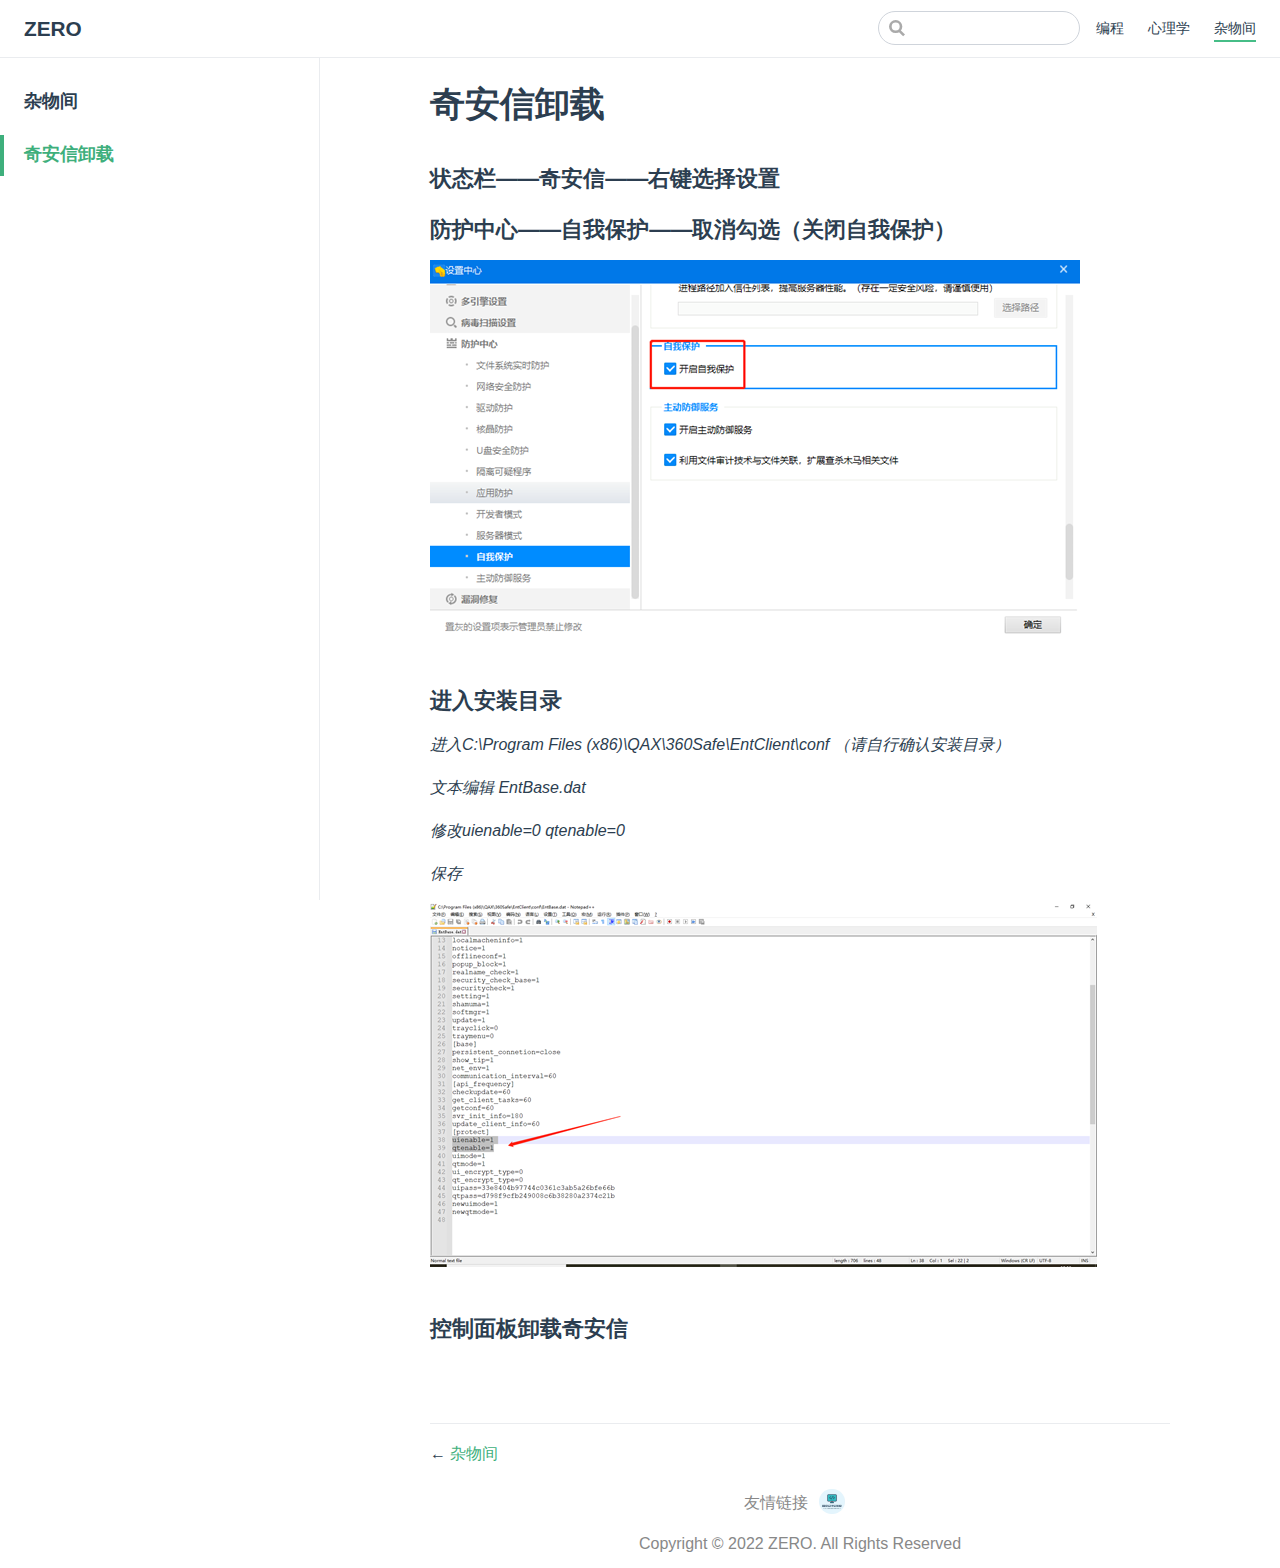
<file: utilityRoom/奇安信.html>
<!DOCTYPE html>
<html lang="en-US">
  <head>
    <meta charset="utf-8">
    <meta name="viewport" content="width=device-width,initial-scale=1">
    <title>奇安信卸载 | ZERO</title>
    <meta name="generator" content="VuePress 1.9.7">
    <link rel="icon" href="/logo/fox.png">
    <meta name="description" content="我的个人博客网站">
    
    <link rel="preload" href="/assets/css/0.styles.32c2d0d6.css" as="style"><link rel="preload" href="/assets/js/app.a37032b0.js" as="script"><link rel="preload" href="/assets/js/3.06456f0c.js" as="script"><link rel="preload" href="/assets/js/2.cf191f2b.js" as="script"><link rel="preload" href="/assets/js/8.6a0e2479.js" as="script"><link rel="prefetch" href="/assets/js/10.e79abaa2.js"><link rel="prefetch" href="/assets/js/11.aa79d3ba.js"><link rel="prefetch" href="/assets/js/12.508fef53.js"><link rel="prefetch" href="/assets/js/13.24b0603c.js"><link rel="prefetch" href="/assets/js/14.1ef20ac8.js"><link rel="prefetch" href="/assets/js/15.8066332e.js"><link rel="prefetch" href="/assets/js/16.81ae3ede.js"><link rel="prefetch" href="/assets/js/17.bb2a3644.js"><link rel="prefetch" href="/assets/js/4.8bcc8726.js"><link rel="prefetch" href="/assets/js/5.190b1944.js"><link rel="prefetch" href="/assets/js/6.cc292f73.js"><link rel="prefetch" href="/assets/js/7.a51944dc.js"><link rel="prefetch" href="/assets/js/9.a70c643c.js">
    <link rel="stylesheet" href="/assets/css/0.styles.32c2d0d6.css">
  </head>
  <body>
    <div id="app" data-server-rendered="true"><div class="theme-container"><header class="navbar"><div class="sidebar-button"><svg xmlns="http://www.w3.org/2000/svg" aria-hidden="true" role="img" viewBox="0 0 448 512" class="icon"><path fill="currentColor" d="M436 124H12c-6.627 0-12-5.373-12-12V80c0-6.627 5.373-12 12-12h424c6.627 0 12 5.373 12 12v32c0 6.627-5.373 12-12 12zm0 160H12c-6.627 0-12-5.373-12-12v-32c0-6.627 5.373-12 12-12h424c6.627 0 12 5.373 12 12v32c0 6.627-5.373 12-12 12zm0 160H12c-6.627 0-12-5.373-12-12v-32c0-6.627 5.373-12 12-12h424c6.627 0 12 5.373 12 12v32c0 6.627-5.373 12-12 12z"></path></svg></div> <a href="/" class="home-link router-link-active"><!----> <span class="site-name">ZERO</span></a> <div class="links"><div class="search-box"><input aria-label="Search" autocomplete="off" spellcheck="false" value=""> <!----></div> <nav class="nav-links can-hide"><div class="nav-item"><a href="/IT/" class="nav-link">
  编程
</a></div><div class="nav-item"><a href="/psychology/" class="nav-link">
  心理学
</a></div><div class="nav-item"><a href="/utilityRoom/" class="nav-link router-link-active">
  杂物间
</a></div> <!----></nav></div></header> <div class="sidebar-mask"></div> <aside class="sidebar"><nav class="nav-links"><div class="nav-item"><a href="/IT/" class="nav-link">
  编程
</a></div><div class="nav-item"><a href="/psychology/" class="nav-link">
  心理学
</a></div><div class="nav-item"><a href="/utilityRoom/" class="nav-link router-link-active">
  杂物间
</a></div> <!----></nav>  <ul class="sidebar-links"><li><a href="/utilityRoom/" aria-current="page" class="sidebar-link">杂物间</a></li><li><a href="/utilityRoom/奇安信.html" class="active sidebar-link">奇安信卸载</a><ul class="sidebar-sub-headers"></ul></li></ul> </aside> <main class="page"> <div class="theme-default-content content__default"><h1 id="奇安信卸载"><a href="#奇安信卸载" class="header-anchor">#</a> 奇安信卸载</h1> <h3 id="状态栏-奇安信-右键选择设置"><a href="#状态栏-奇安信-右键选择设置" class="header-anchor">#</a> 状态栏——奇安信——右键选择设置</h3> <h3 id="防护中心-自我保护-取消勾选-关闭自我保护"><a href="#防护中心-自我保护-取消勾选-关闭自我保护" class="header-anchor">#</a> 防护中心——自我保护——取消勾选（关闭自我保护）</h3> <p><img src="/assets/img/Y1L7DUEvuCWIKcKls7TERBsPFHztt7vg.f8980ebf.png" alt="img"></p> <h3 id="进入安装目录"><a href="#进入安装目录" class="header-anchor">#</a> 进入安装目录</h3> <p><em>进入C:\Program Files (x86)\QAX\360Safe\EntClient\conf （请自行确认安装目录）</em></p> <p><em>文本编辑 EntBase.dat</em></p> <p><em>修改uienable=0  qtenable=0</em></p> <p><em>保存</em></p> <p><img src="/assets/img/HH8VxfTtdZHBmVRUQDKBMGGCiF1e9U0v.1dc40a9e.png" alt="img"></p> <h3 id="控制面板卸载奇安信"><a href="#控制面板卸载奇安信" class="header-anchor">#</a> 控制面板卸载奇安信</h3></div> <footer class="page-edit"><!----> <!----></footer> <div class="page-nav"><p class="inner"><span class="prev">
      ←
      <a href="/utilityRoom/" class="prev router-link-active">
        杂物间
      </a></span> <!----></p></div> <div class="footer"><div class="Links"><span>友情链接</span> <span class="links-logo"><a href="https://www.cnblogs.com/deali/"><img title="程序设计实验室" src="/assets/img/DealiLogo.21e99557.jpg"></a></span></div> <div class="copyright">
        Copyright © 2022 ZERO. All Rights Reserved
      </div></div></main></div><div class="global-ui"></div></div>
    <script src="/assets/js/app.a37032b0.js" defer></script><script src="/assets/js/3.06456f0c.js" defer></script><script src="/assets/js/2.cf191f2b.js" defer></script><script src="/assets/js/8.6a0e2479.js" defer></script>
  </body>
</html>
</file>
<file: assets/css/0.styles.32c2d0d6.css>
code[class*=language-],pre[class*=language-]{color:#ccc;background:none;font-family:Consolas,Monaco,Andale Mono,Ubuntu Mono,monospace;font-size:1em;text-align:left;white-space:pre;word-spacing:normal;word-break:normal;word-wrap:normal;line-height:1.5;-moz-tab-size:4;-o-tab-size:4;tab-size:4;-webkit-hyphens:none;-ms-hyphens:none;hyphens:none}pre[class*=language-]{padding:1em;margin:.5em 0;overflow:auto}:not(pre)>code[class*=language-],pre[class*=language-]{background:#2d2d2d}:not(pre)>code[class*=language-]{padding:.1em;border-radius:.3em;white-space:normal}.token.block-comment,.token.cdata,.token.comment,.token.doctype,.token.prolog{color:#999}.token.punctuation{color:#ccc}.token.attr-name,.token.deleted,.token.namespace,.token.tag{color:#e2777a}.token.function-name{color:#6196cc}.token.boolean,.token.function,.token.number{color:#f08d49}.token.class-name,.token.constant,.token.property,.token.symbol{color:#f8c555}.token.atrule,.token.builtin,.token.important,.token.keyword,.token.selector{color:#cc99cd}.token.attr-value,.token.char,.token.regex,.token.string,.token.variable{color:#7ec699}.token.entity,.token.operator,.token.url{color:#67cdcc}.token.bold,.token.important{font-weight:700}.token.italic{font-style:italic}.token.entity{cursor:help}.token.inserted{color:green}.theme-default-content code{color:#476582;padding:.25rem .5rem;margin:0;font-size:.85em;background-color:rgba(27,31,35,.05);border-radius:3px}.theme-default-content code .token.deleted{color:#ec5975}.theme-default-content code .token.inserted{color:#3eaf7c}.theme-default-content pre,.theme-default-content pre[class*=language-]{line-height:1.4;padding:1.25rem 1.5rem;margin:.85rem 0;background-color:#282c34;border-radius:6px;overflow:auto}.theme-default-content pre[class*=language-] code,.theme-default-content pre code{color:#fff;padding:0;background-color:transparent;border-radius:0}div[class*=language-]{position:relative;background-color:#282c34;border-radius:6px}div[class*=language-] .highlight-lines{-webkit-user-select:none;user-select:none;padding-top:1.3rem;position:absolute;top:0;left:0;width:100%;line-height:1.4}div[class*=language-] .highlight-lines .highlighted{background-color:rgba(0,0,0,.66)}div[class*=language-] pre,div[class*=language-] pre[class*=language-]{background:transparent;position:relative;z-index:1}div[class*=language-]:before{position:absolute;z-index:3;top:.8em;right:1em;font-size:.75rem;color:hsla(0,0%,100%,.4)}div[class*=language-]:not(.line-numbers-mode) .line-numbers-wrapper{display:none}div[class*=language-].line-numbers-mode .highlight-lines .highlighted{position:relative}div[class*=language-].line-numbers-mode .highlight-lines .highlighted:before{content:" ";position:absolute;z-index:3;left:0;top:0;display:block;width:3.5rem;height:100%;background-color:rgba(0,0,0,.66)}div[class*=language-].line-numbers-mode pre{padding-left:4.5rem;vertical-align:middle}div[class*=language-].line-numbers-mode .line-numbers-wrapper{position:absolute;top:0;width:3.5rem;text-align:center;color:hsla(0,0%,100%,.3);padding:1.25rem 0;line-height:1.4}div[class*=language-].line-numbers-mode .line-numbers-wrapper br{-webkit-user-select:none;user-select:none}div[class*=language-].line-numbers-mode .line-numbers-wrapper .line-number{position:relative;z-index:4;-webkit-user-select:none;user-select:none;font-size:.85em}div[class*=language-].line-numbers-mode:after{content:"";position:absolute;z-index:2;top:0;left:0;width:3.5rem;height:100%;border-radius:6px 0 0 6px;border-right:1px solid rgba(0,0,0,.66);background-color:#282c34}div[class~=language-js]:before{content:"js"}div[class~=language-ts]:before{content:"ts"}div[class~=language-html]:before{content:"html"}div[class~=language-md]:before{content:"md"}div[class~=language-vue]:before{content:"vue"}div[class~=language-css]:before{content:"css"}div[class~=language-sass]:before{content:"sass"}div[class~=language-scss]:before{content:"scss"}div[class~=language-less]:before{content:"less"}div[class~=language-stylus]:before{content:"stylus"}div[class~=language-go]:before{content:"go"}div[class~=language-java]:before{content:"java"}div[class~=language-c]:before{content:"c"}div[class~=language-sh]:before{content:"sh"}div[class~=language-yaml]:before{content:"yaml"}div[class~=language-py]:before{content:"py"}div[class~=language-docker]:before{content:"docker"}div[class~=language-dockerfile]:before{content:"dockerfile"}div[class~=language-makefile]:before{content:"makefile"}div[class~=language-javascript]:before{content:"js"}div[class~=language-typescript]:before{content:"ts"}div[class~=language-markup]:before{content:"html"}div[class~=language-markdown]:before{content:"md"}div[class~=language-json]:before{content:"json"}div[class~=language-ruby]:before{content:"rb"}div[class~=language-python]:before{content:"py"}div[class~=language-bash]:before{content:"sh"}div[class~=language-php]:before{content:"php"}.custom-block .custom-block-title{font-weight:600;margin-bottom:-.4rem}.custom-block.danger,.custom-block.tip,.custom-block.warning{padding:.1rem 1.5rem;border-left-width:.5rem;border-left-style:solid;margin:1rem 0}.custom-block.tip{background-color:#f3f5f7;border-color:#42b983}.custom-block.warning{background-color:rgba(255,229,100,.3);border-color:#e7c000;color:#6b5900}.custom-block.warning .custom-block-title{color:#b29400}.custom-block.warning a{color:#2c3e50}.custom-block.danger{background-color:#ffe6e6;border-color:#c00;color:#4d0000}.custom-block.danger .custom-block-title{color:#900}.custom-block.danger a{color:#2c3e50}.custom-block.details{display:block;position:relative;border-radius:2px;margin:1.6em 0;padding:1.6em;background-color:#eee}.custom-block.details h4{margin-top:0}.custom-block.details figure:last-child,.custom-block.details p:last-child{margin-bottom:0;padding-bottom:0}.custom-block.details summary{outline:none;cursor:pointer}.arrow{display:inline-block;width:0;height:0}.arrow.up{border-bottom:6px solid #ccc}.arrow.down,.arrow.up{border-left:4px solid transparent;border-right:4px solid transparent}.arrow.down{border-top:6px solid #ccc}.arrow.right{border-left:6px solid #ccc}.arrow.left,.arrow.right{border-top:4px solid transparent;border-bottom:4px solid transparent}.arrow.left{border-right:6px solid #ccc}.theme-default-content:not(.custom){max-width:740px;margin:0 auto;padding:2rem 2.5rem}@media (max-width:959px){.theme-default-content:not(.custom){padding:2rem}}@media (max-width:419px){.theme-default-content:not(.custom){padding:1.5rem}}.table-of-contents .badge{vertical-align:middle}body,html{padding:0;margin:0;background-color:#fff}body{font-family:-apple-system,BlinkMacSystemFont,Segoe UI,Roboto,Oxygen,Ubuntu,Cantarell,Fira Sans,Droid Sans,Helvetica Neue,sans-serif;-webkit-font-smoothing:antialiased;-moz-osx-font-smoothing:grayscale;font-size:16px;color:#2c3e50}.page{padding-left:20rem}.navbar{z-index:20;right:0;height:3.6rem;background-color:#fff;box-sizing:border-box;border-bottom:1px solid #eaecef}.navbar,.sidebar-mask{position:fixed;top:0;left:0}.sidebar-mask{z-index:9;width:100vw;height:100vh;display:none}.sidebar{font-size:16px;background-color:#fff;width:20rem;position:fixed;z-index:10;margin:0;top:3.6rem;left:0;bottom:0;box-sizing:border-box;border-right:1px solid #eaecef;overflow-y:auto}.theme-default-content:not(.custom)>:first-child{margin-top:3.6rem}.theme-default-content:not(.custom) a:hover{text-decoration:underline}.theme-default-content:not(.custom) p.demo{padding:1rem 1.5rem;border:1px solid #ddd;border-radius:4px}.theme-default-content:not(.custom) img{max-width:100%}.theme-default-content.custom{padding:0;margin:0}.theme-default-content.custom img{max-width:100%}a{font-weight:500;text-decoration:none}a,p a code{color:#3eaf7c}p a code{font-weight:400}kbd{background:#eee;border:.15rem solid #ddd;border-bottom:.25rem solid #ddd;border-radius:.15rem;padding:0 .15em}blockquote{font-size:1rem;color:#999;border-left:.2rem solid #dfe2e5;margin:1rem 0;padding:.25rem 0 .25rem 1rem}blockquote>p{margin:0}ol,ul{padding-left:1.2em}strong{font-weight:600}h1,h2,h3,h4,h5,h6{font-weight:600;line-height:1.25}.theme-default-content:not(.custom)>h1,.theme-default-content:not(.custom)>h2,.theme-default-content:not(.custom)>h3,.theme-default-content:not(.custom)>h4,.theme-default-content:not(.custom)>h5,.theme-default-content:not(.custom)>h6{margin-top:-3.1rem;padding-top:4.6rem;margin-bottom:0}.theme-default-content:not(.custom)>h1:first-child,.theme-default-content:not(.custom)>h2:first-child,.theme-default-content:not(.custom)>h3:first-child,.theme-default-content:not(.custom)>h4:first-child,.theme-default-content:not(.custom)>h5:first-child,.theme-default-content:not(.custom)>h6:first-child{margin-top:-1.5rem;margin-bottom:1rem}.theme-default-content:not(.custom)>h1:first-child+.custom-block,.theme-default-content:not(.custom)>h1:first-child+p,.theme-default-content:not(.custom)>h1:first-child+pre,.theme-default-content:not(.custom)>h2:first-child+.custom-block,.theme-default-content:not(.custom)>h2:first-child+p,.theme-default-content:not(.custom)>h2:first-child+pre,.theme-default-content:not(.custom)>h3:first-child+.custom-block,.theme-default-content:not(.custom)>h3:first-child+p,.theme-default-content:not(.custom)>h3:first-child+pre,.theme-default-content:not(.custom)>h4:first-child+.custom-block,.theme-default-content:not(.custom)>h4:first-child+p,.theme-default-content:not(.custom)>h4:first-child+pre,.theme-default-content:not(.custom)>h5:first-child+.custom-block,.theme-default-content:not(.custom)>h5:first-child+p,.theme-default-content:not(.custom)>h5:first-child+pre,.theme-default-content:not(.custom)>h6:first-child+.custom-block,.theme-default-content:not(.custom)>h6:first-child+p,.theme-default-content:not(.custom)>h6:first-child+pre{margin-top:2rem}h1:focus .header-anchor,h1:hover .header-anchor,h2:focus .header-anchor,h2:hover .header-anchor,h3:focus .header-anchor,h3:hover .header-anchor,h4:focus .header-anchor,h4:hover .header-anchor,h5:focus .header-anchor,h5:hover .header-anchor,h6:focus .header-anchor,h6:hover .header-anchor{opacity:1}h1{font-size:2.2rem}h2{font-size:1.65rem;padding-bottom:.3rem;border-bottom:1px solid #eaecef}h3{font-size:1.35rem}a.header-anchor{font-size:.85em;float:left;margin-left:-.87em;padding-right:.23em;margin-top:.125em;opacity:0}a.header-anchor:focus,a.header-anchor:hover{text-decoration:none}.line-number,code,kbd{font-family:source-code-pro,Menlo,Monaco,Consolas,Courier New,monospace}ol,p,ul{line-height:1.7}hr{border:0;border-top:1px solid #eaecef}table{border-collapse:collapse;margin:1rem 0;display:block;overflow-x:auto}tr{border-top:1px solid #dfe2e5}tr:nth-child(2n){background-color:#f6f8fa}td,th{border:1px solid #dfe2e5;padding:.6em 1em}.theme-container.sidebar-open .sidebar-mask{display:block}.theme-container.no-navbar .theme-default-content:not(.custom)>h1,.theme-container.no-navbar h2,.theme-container.no-navbar h3,.theme-container.no-navbar h4,.theme-container.no-navbar h5,.theme-container.no-navbar h6{margin-top:1.5rem;padding-top:0}.theme-container.no-navbar .sidebar{top:0}@media (min-width:720px){.theme-container.no-sidebar .sidebar{display:none}.theme-container.no-sidebar .page{padding-left:0}}@media (max-width:959px){.sidebar{font-size:15px;width:16.4rem}.page{padding-left:16.4rem}}@media (max-width:719px){.sidebar{top:0;padding-top:3.6rem;transform:translateX(-100%);transition:transform .2s ease}.page{padding-left:0}.theme-container.sidebar-open .sidebar{transform:translateX(0)}.theme-container.no-navbar .sidebar{padding-top:0}}@media (max-width:419px){h1{font-size:1.9rem}.theme-default-content div[class*=language-]{margin:.85rem -1.5rem;border-radius:0}}#nprogress{pointer-events:none}#nprogress .bar{background:#3eaf7c;position:fixed;z-index:1031;top:0;left:0;width:100%;height:2px}#nprogress .peg{display:block;position:absolute;right:0;width:100px;height:100%;box-shadow:0 0 10px #3eaf7c,0 0 5px #3eaf7c;opacity:1;transform:rotate(3deg) translateY(-4px)}#nprogress .spinner{display:block;position:fixed;z-index:1031;top:15px;right:15px}#nprogress .spinner-icon{width:18px;height:18px;box-sizing:border-box;border-color:#3eaf7c transparent transparent #3eaf7c;border-style:solid;border-width:2px;border-radius:50%;-webkit-animation:nprogress-spinner .4s linear infinite;animation:nprogress-spinner .4s linear infinite}.nprogress-custom-parent{overflow:hidden;position:relative}.nprogress-custom-parent #nprogress .bar,.nprogress-custom-parent #nprogress .spinner{position:absolute}@-webkit-keyframes nprogress-spinner{0%{transform:rotate(0deg)}to{transform:rotate(1turn)}}@keyframes nprogress-spinner{0%{transform:rotate(0deg)}to{transform:rotate(1turn)}}.icon.outbound{color:#aaa;display:inline-block;vertical-align:middle;position:relative;top:-1px}.sr-only{position:absolute;width:1px;height:1px;padding:0;margin:-1px;overflow:hidden;clip:rect(0,0,0,0);white-space:nowrap;border-width:0}.home{padding:3.6rem 2rem 0;max-width:960px;margin:0 auto;display:block}.home .hero{text-align:center}.home .hero img{max-width:100%;max-height:280px;display:block;margin:3rem auto 1.5rem}.home .hero h1{font-size:3rem}.home .hero .action,.home .hero .description,.home .hero h1{margin:1.8rem auto}.home .hero .description{max-width:35rem;font-size:1.6rem;line-height:1.3;color:#6a8bad}.home .hero .action-button{display:inline-block;font-size:1.2rem;color:#fff;background-color:#3eaf7c;padding:.8rem 1.6rem;border-radius:4px;transition:background-color .1s ease;box-sizing:border-box;border-bottom:1px solid #389d70}.home .hero .action-button:hover{background-color:#4abf8a}.home .features{border-top:1px solid #eaecef;padding:1.2rem 0;margin-top:2.5rem;display:flex;flex-wrap:wrap;align-items:flex-start;align-content:stretch;justify-content:space-between}.home .feature{flex-grow:1;flex-basis:30%;max-width:30%}.home .feature h2{font-size:1.4rem;font-weight:500;border-bottom:none;padding-bottom:0;color:#3a5169}.home .feature p{color:#4e6e8e}.home .footer{padding:2.5rem;border-top:1px solid #eaecef;text-align:center;color:#4e6e8e}@media (max-width:719px){.home .features{flex-direction:column}.home .feature{max-width:100%;padding:0 2.5rem}}@media (max-width:419px){.home{padding-left:1.5rem;padding-right:1.5rem}.home .hero img{max-height:210px;margin:2rem auto 1.2rem}.home .hero h1{font-size:2rem}.home .hero .action,.home .hero .description,.home .hero h1{margin:1.2rem auto}.home .hero .description{font-size:1.2rem}.home .hero .action-button{font-size:1rem;padding:.6rem 1.2rem}.home .feature h2{font-size:1.25rem}}.search-box{display:inline-block;position:relative;margin-right:1rem}.search-box input{cursor:text;width:10rem;height:2rem;color:#4e6e8e;display:inline-block;border:1px solid #cfd4db;border-radius:2rem;font-size:.9rem;line-height:2rem;padding:0 .5rem 0 2rem;outline:none;transition:all .2s ease;background:#fff url(/assets/img/search.83621669.svg) .6rem .5rem no-repeat;background-size:1rem}.search-box input:focus{cursor:auto;border-color:#3eaf7c}.search-box .suggestions{background:#fff;width:20rem;position:absolute;top:2rem;border:1px solid #cfd4db;border-radius:6px;padding:.4rem;list-style-type:none}.search-box .suggestions.align-right{right:0}.search-box .suggestion{line-height:1.4;padding:.4rem .6rem;border-radius:4px;cursor:pointer}.search-box .suggestion a{white-space:normal;color:#5d82a6}.search-box .suggestion a .page-title{font-weight:600}.search-box .suggestion a .header{font-size:.9em;margin-left:.25em}.search-box .suggestion.focused{background-color:#f3f4f5}.search-box .suggestion.focused a{color:#3eaf7c}@media (max-width:959px){.search-box input{cursor:pointer;width:0;border-color:transparent;position:relative}.search-box input:focus{cursor:text;left:0;width:10rem}}@media (-ms-high-contrast:none){.search-box input{height:2rem}}@media (max-width:959px) and (min-width:719px){.search-box .suggestions{left:0}}@media (max-width:719px){.search-box{margin-right:0}.search-box input{left:1rem}.search-box .suggestions{right:0}}@media (max-width:419px){.search-box .suggestions{width:calc(100vw - 4rem)}.search-box input:focus{width:8rem}}.sidebar-button{cursor:pointer;display:none;width:1.25rem;height:1.25rem;position:absolute;padding:.6rem;top:.6rem;left:1rem}.sidebar-button .icon{display:block;width:1.25rem;height:1.25rem}@media (max-width:719px){.sidebar-button{display:block}}.dropdown-enter,.dropdown-leave-to{height:0!important}.dropdown-wrapper{cursor:pointer}.dropdown-wrapper .dropdown-title,.dropdown-wrapper .mobile-dropdown-title{display:block;font-size:.9rem;font-family:inherit;cursor:inherit;padding:inherit;line-height:1.4rem;background:transparent;border:none;font-weight:500;color:#2c3e50}.dropdown-wrapper .dropdown-title:hover,.dropdown-wrapper .mobile-dropdown-title:hover{border-color:transparent}.dropdown-wrapper .dropdown-title .arrow,.dropdown-wrapper .mobile-dropdown-title .arrow{vertical-align:middle;margin-top:-1px;margin-left:.4rem}.dropdown-wrapper .mobile-dropdown-title{display:none;font-weight:600}.dropdown-wrapper .mobile-dropdown-title font-size inherit:hover{color:#3eaf7c}.dropdown-wrapper .nav-dropdown .dropdown-item{color:inherit;line-height:1.7rem}.dropdown-wrapper .nav-dropdown .dropdown-item h4{margin:.45rem 0 0;border-top:1px solid #eee;padding:1rem 1.5rem .45rem 1.25rem}.dropdown-wrapper .nav-dropdown .dropdown-item .dropdown-subitem-wrapper{padding:0;list-style:none}.dropdown-wrapper .nav-dropdown .dropdown-item .dropdown-subitem-wrapper .dropdown-subitem{font-size:.9em}.dropdown-wrapper .nav-dropdown .dropdown-item a{display:block;line-height:1.7rem;position:relative;border-bottom:none;font-weight:400;margin-bottom:0;padding:0 1.5rem 0 1.25rem}.dropdown-wrapper .nav-dropdown .dropdown-item a.router-link-active,.dropdown-wrapper .nav-dropdown .dropdown-item a:hover{color:#3eaf7c}.dropdown-wrapper .nav-dropdown .dropdown-item a.router-link-active:after{content:"";width:0;height:0;border-left:5px solid #3eaf7c;border-top:3px solid transparent;border-bottom:3px solid transparent;position:absolute;top:calc(50% - 2px);left:9px}.dropdown-wrapper .nav-dropdown .dropdown-item:first-child h4{margin-top:0;padding-top:0;border-top:0}@media (max-width:719px){.dropdown-wrapper.open .dropdown-title{margin-bottom:.5rem}.dropdown-wrapper .dropdown-title{display:none}.dropdown-wrapper .mobile-dropdown-title{display:block}.dropdown-wrapper .nav-dropdown{transition:height .1s ease-out;overflow:hidden}.dropdown-wrapper .nav-dropdown .dropdown-item h4{border-top:0;margin-top:0;padding-top:0}.dropdown-wrapper .nav-dropdown .dropdown-item>a,.dropdown-wrapper .nav-dropdown .dropdown-item h4{font-size:15px;line-height:2rem}.dropdown-wrapper .nav-dropdown .dropdown-item .dropdown-subitem{font-size:14px;padding-left:1rem}}@media (min-width:719px){.dropdown-wrapper{height:1.8rem}.dropdown-wrapper.open .nav-dropdown,.dropdown-wrapper:hover .nav-dropdown{display:block!important}.dropdown-wrapper.open:blur{display:none}.dropdown-wrapper .nav-dropdown{display:none;height:auto!important;box-sizing:border-box;max-height:calc(100vh - 2.7rem);overflow-y:auto;position:absolute;top:100%;right:0;background-color:#fff;padding:.6rem 0;border:1px solid;border-color:#ddd #ddd #ccc;text-align:left;border-radius:.25rem;white-space:nowrap;margin:0}}.nav-links{display:inline-block}.nav-links a{line-height:1.4rem;color:inherit}.nav-links a.router-link-active,.nav-links a:hover{color:#3eaf7c}.nav-links .nav-item{position:relative;display:inline-block;margin-left:1.5rem;line-height:2rem}.nav-links .nav-item:first-child{margin-left:0}.nav-links .repo-link{margin-left:1.5rem}@media (max-width:719px){.nav-links .nav-item,.nav-links .repo-link{margin-left:0}}@media (min-width:719px){.nav-links a.router-link-active,.nav-links a:hover{color:#2c3e50}.nav-item>a:not(.external).router-link-active,.nav-item>a:not(.external):hover{margin-bottom:-2px;border-bottom:2px solid #46bd87}}.navbar{padding:.7rem 1.5rem;line-height:2.2rem}.navbar a,.navbar img,.navbar span{display:inline-block}.navbar .logo{height:2.2rem;min-width:2.2rem;margin-right:.8rem;vertical-align:top}.navbar .site-name{font-size:1.3rem;font-weight:600;color:#2c3e50;position:relative}.navbar .links{padding-left:1.5rem;box-sizing:border-box;background-color:#fff;white-space:nowrap;font-size:.9rem;position:absolute;right:1.5rem;top:.7rem;display:flex}.navbar .links .search-box{flex:0 0 auto;vertical-align:top}@media (max-width:719px){.navbar{padding-left:4rem}.navbar .can-hide{display:none}.navbar .links{padding-left:1.5rem}.navbar .site-name{width:calc(100vw - 9.4rem);overflow:hidden;white-space:nowrap;text-overflow:ellipsis}}.page-edit{max-width:740px;margin:0 auto;padding:2rem 2.5rem}@media (max-width:959px){.page-edit{padding:2rem}}@media (max-width:419px){.page-edit{padding:1.5rem}}.page-edit{padding-top:1rem;padding-bottom:1rem;overflow:auto}.page-edit .edit-link{display:inline-block}.page-edit .edit-link a{color:#4e6e8e;margin-right:.25rem}.page-edit .last-updated{float:right;font-size:.9em}.page-edit .last-updated .prefix{font-weight:500;color:#4e6e8e}.page-edit .last-updated .time{font-weight:400;color:#767676}@media (max-width:719px){.page-edit .edit-link{margin-bottom:.5rem}.page-edit .last-updated{font-size:.8em;float:none;text-align:left}}.page-nav{max-width:740px;margin:0 auto;padding:2rem 2.5rem}@media (max-width:959px){.page-nav{padding:2rem}}@media (max-width:419px){.page-nav{padding:1.5rem}}.page-nav{padding-top:1rem;padding-bottom:0}.page-nav .inner{min-height:2rem;margin-top:0;border-top:1px solid #eaecef;padding-top:1rem;overflow:auto}.page-nav .next{float:right}.page{padding-bottom:2rem;display:block}.sidebar-group .sidebar-group{padding-left:.5em}.sidebar-group:not(.collapsable) .sidebar-heading:not(.clickable){cursor:auto;color:inherit}.sidebar-group.is-sub-group{padding-left:0}.sidebar-group.is-sub-group>.sidebar-heading{font-size:.95em;line-height:1.4;font-weight:400;padding-left:2rem}.sidebar-group.is-sub-group>.sidebar-heading:not(.clickable){opacity:.5}.sidebar-group.is-sub-group>.sidebar-group-items{padding-left:1rem}.sidebar-group.is-sub-group>.sidebar-group-items>li>.sidebar-link{font-size:.95em;border-left:none}.sidebar-group.depth-2>.sidebar-heading{border-left:none}.sidebar-heading{color:#2c3e50;transition:color .15s ease;cursor:pointer;font-size:1.1em;font-weight:700;padding:.35rem 1.5rem .35rem 1.25rem;width:100%;box-sizing:border-box;margin:0;border-left:.25rem solid transparent}.sidebar-heading.open,.sidebar-heading:hover{color:inherit}.sidebar-heading .arrow{position:relative;top:-.12em;left:.5em}.sidebar-heading.clickable.active{font-weight:600;color:#3eaf7c;border-left-color:#3eaf7c}.sidebar-heading.clickable:hover{color:#3eaf7c}.sidebar-group-items{transition:height .1s ease-out;font-size:.95em;overflow:hidden}.sidebar .sidebar-sub-headers{padding-left:1rem;font-size:.95em}a.sidebar-link{font-size:1em;font-weight:400;display:inline-block;color:#2c3e50;border-left:.25rem solid transparent;padding:.35rem 1rem .35rem 1.25rem;line-height:1.4;width:100%;box-sizing:border-box}a.sidebar-link:hover{color:#3eaf7c}a.sidebar-link.active{font-weight:600;color:#3eaf7c;border-left-color:#3eaf7c}.sidebar-group a.sidebar-link{padding-left:2rem}.sidebar-sub-headers a.sidebar-link{padding-top:.25rem;padding-bottom:.25rem;border-left:none}.sidebar-sub-headers a.sidebar-link.active{font-weight:500}.sidebar ul{padding:0;margin:0;list-style-type:none}.sidebar a{display:inline-block}.sidebar .nav-links{display:none;border-bottom:1px solid #eaecef;padding:.5rem 0 .75rem}.sidebar .nav-links a{font-weight:600}.sidebar .nav-links .nav-item,.sidebar .nav-links .repo-link{display:block;line-height:1.25rem;font-size:1.1em;padding:.5rem 0 .5rem 1.5rem}.sidebar>.sidebar-links{padding:1.5rem 0}.sidebar>.sidebar-links>li>a.sidebar-link{font-size:1.1em;line-height:1.7;font-weight:700}.sidebar>.sidebar-links>li:not(:first-child){margin-top:.75rem}@media (max-width:719px){.sidebar .nav-links{display:block}.sidebar .nav-links .dropdown-wrapper .nav-dropdown .dropdown-item a.router-link-active:after{top:calc(1rem - 2px)}.sidebar>.sidebar-links{padding:1rem 0}}#app,.theme-container,body,html{height:100%}.page{height:95%}.footer{min-height:9%;color:#888}.footer,.Links{display:flex;flex-direction:column;flex-wrap:wrap;align-content:center}.Links{height:2rem;justify-content:center}.links-logo{width:3rem;display:flex;flex-direction:column;flex-wrap:wrap;align-content:center}.Links img{border-radius:50%;height:1.6rem;width:1.6rem}.copyright{height:3rem;display:flex;flex-direction:column;align-content:center;flex-wrap:wrap;justify-content:center}.badge[data-v-15b7b770]{display:inline-block;font-size:14px;height:18px;line-height:18px;border-radius:3px;padding:0 6px;color:#fff}.badge.green[data-v-15b7b770],.badge.tip[data-v-15b7b770],.badge[data-v-15b7b770]{background-color:#42b983}.badge.error[data-v-15b7b770]{background-color:#da5961}.badge.warn[data-v-15b7b770],.badge.warning[data-v-15b7b770],.badge.yellow[data-v-15b7b770]{background-color:#e7c000}.badge+.badge[data-v-15b7b770]{margin-left:5px}.theme-code-block[data-v-759a7d02]{display:none}.theme-code-block__active[data-v-759a7d02]{display:block}.theme-code-block>pre[data-v-759a7d02]{background-color:orange}.theme-code-group__nav[data-v-deefee04]{margin-bottom:-35px;background-color:#282c34;padding-bottom:22px;border-top-left-radius:6px;border-top-right-radius:6px;padding-left:10px;padding-top:10px}.theme-code-group__ul[data-v-deefee04]{margin:auto 0;padding-left:0;display:inline-flex;list-style:none}.theme-code-group__nav-tab[data-v-deefee04]{border:0;padding:5px;cursor:pointer;background-color:transparent;font-size:.85em;line-height:1.4;color:hsla(0,0%,100%,.9);font-weight:600}.theme-code-group__nav-tab-active[data-v-deefee04]{border-bottom:1px solid #42b983}.pre-blank[data-v-deefee04]{color:#42b983}
</file>
